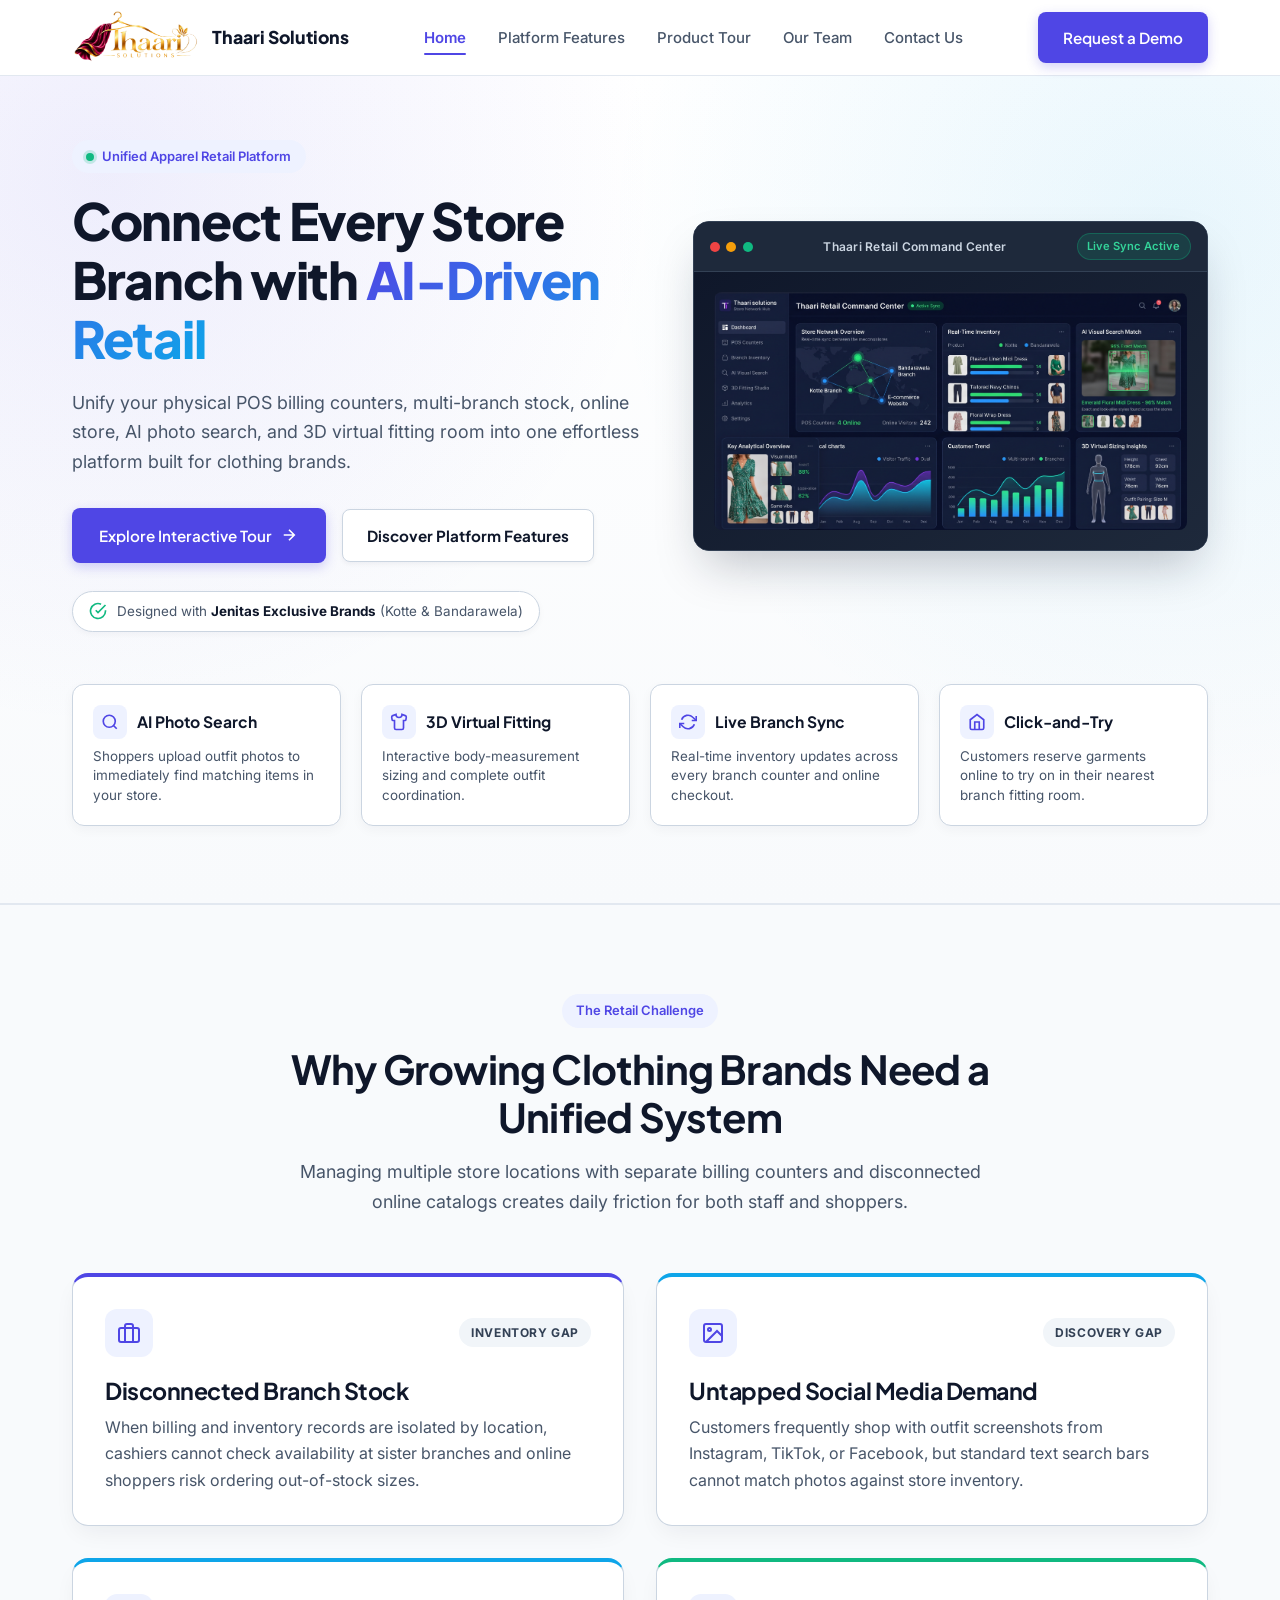
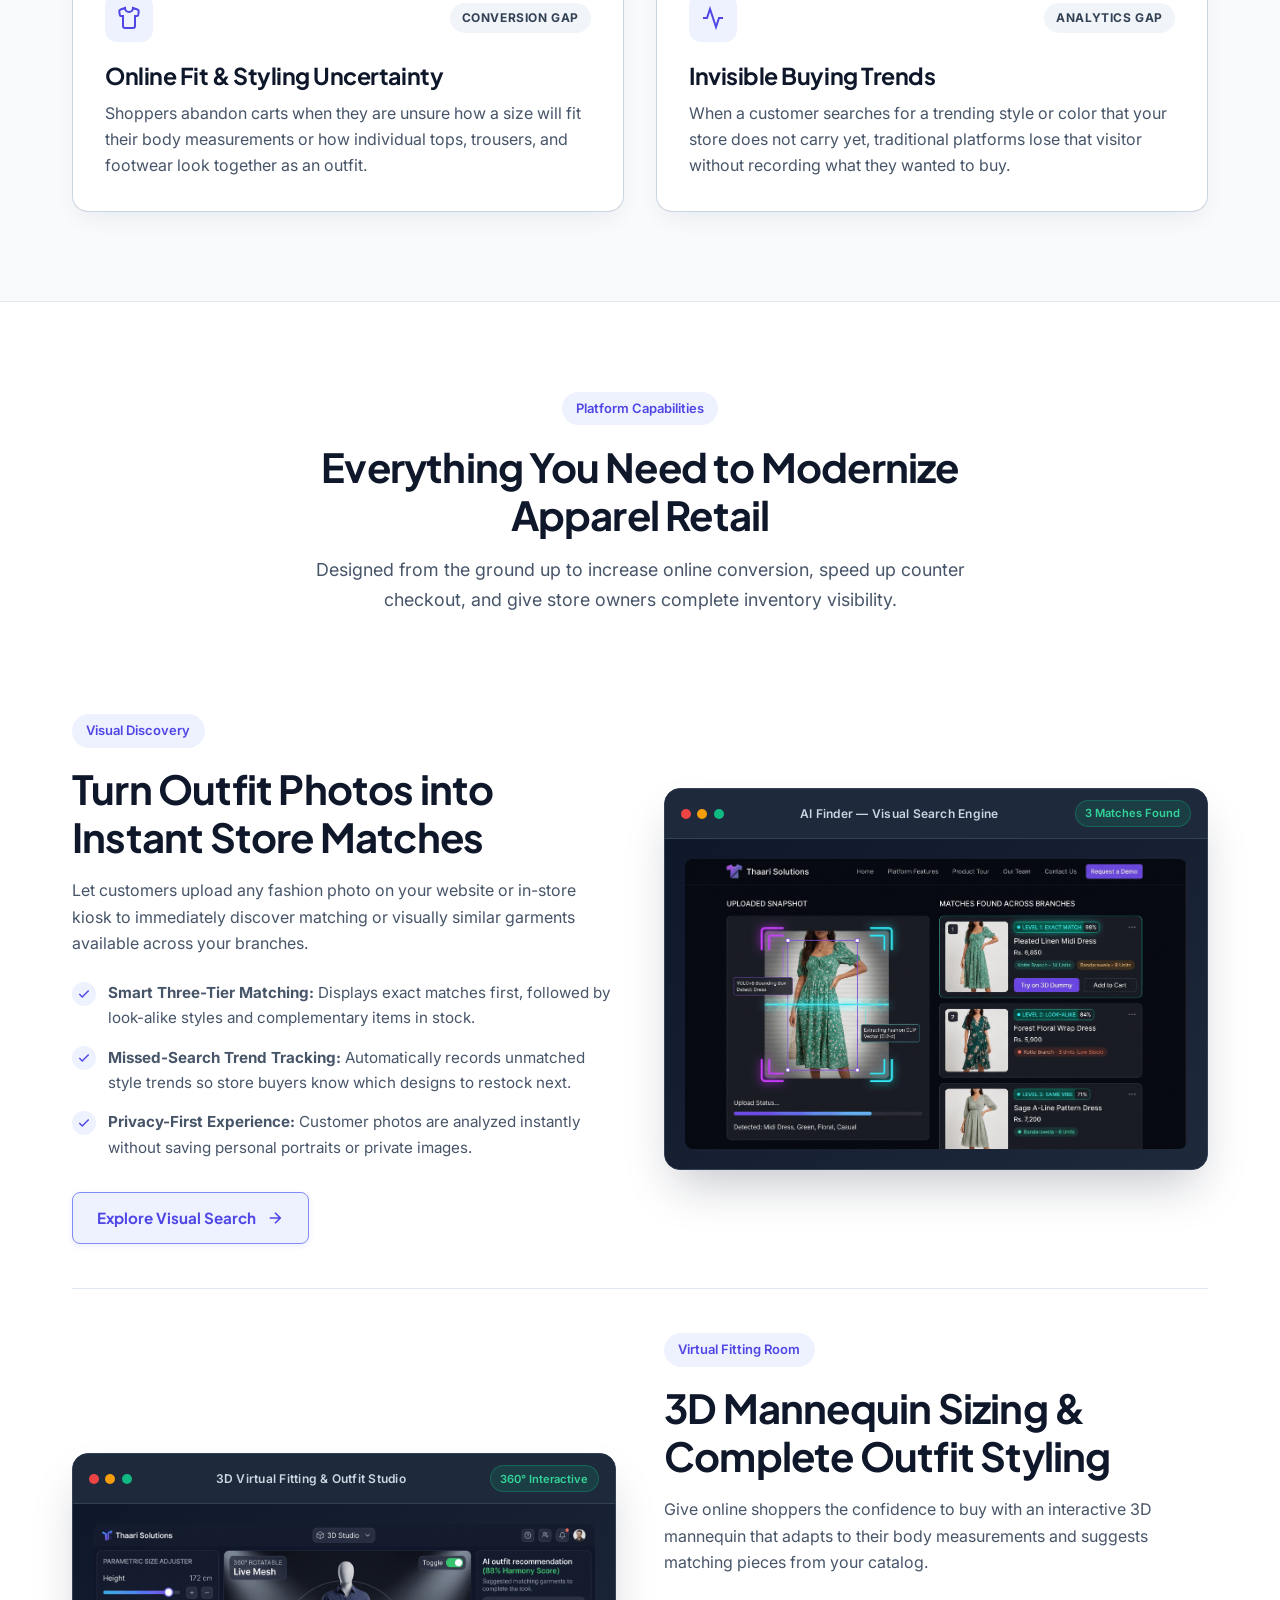
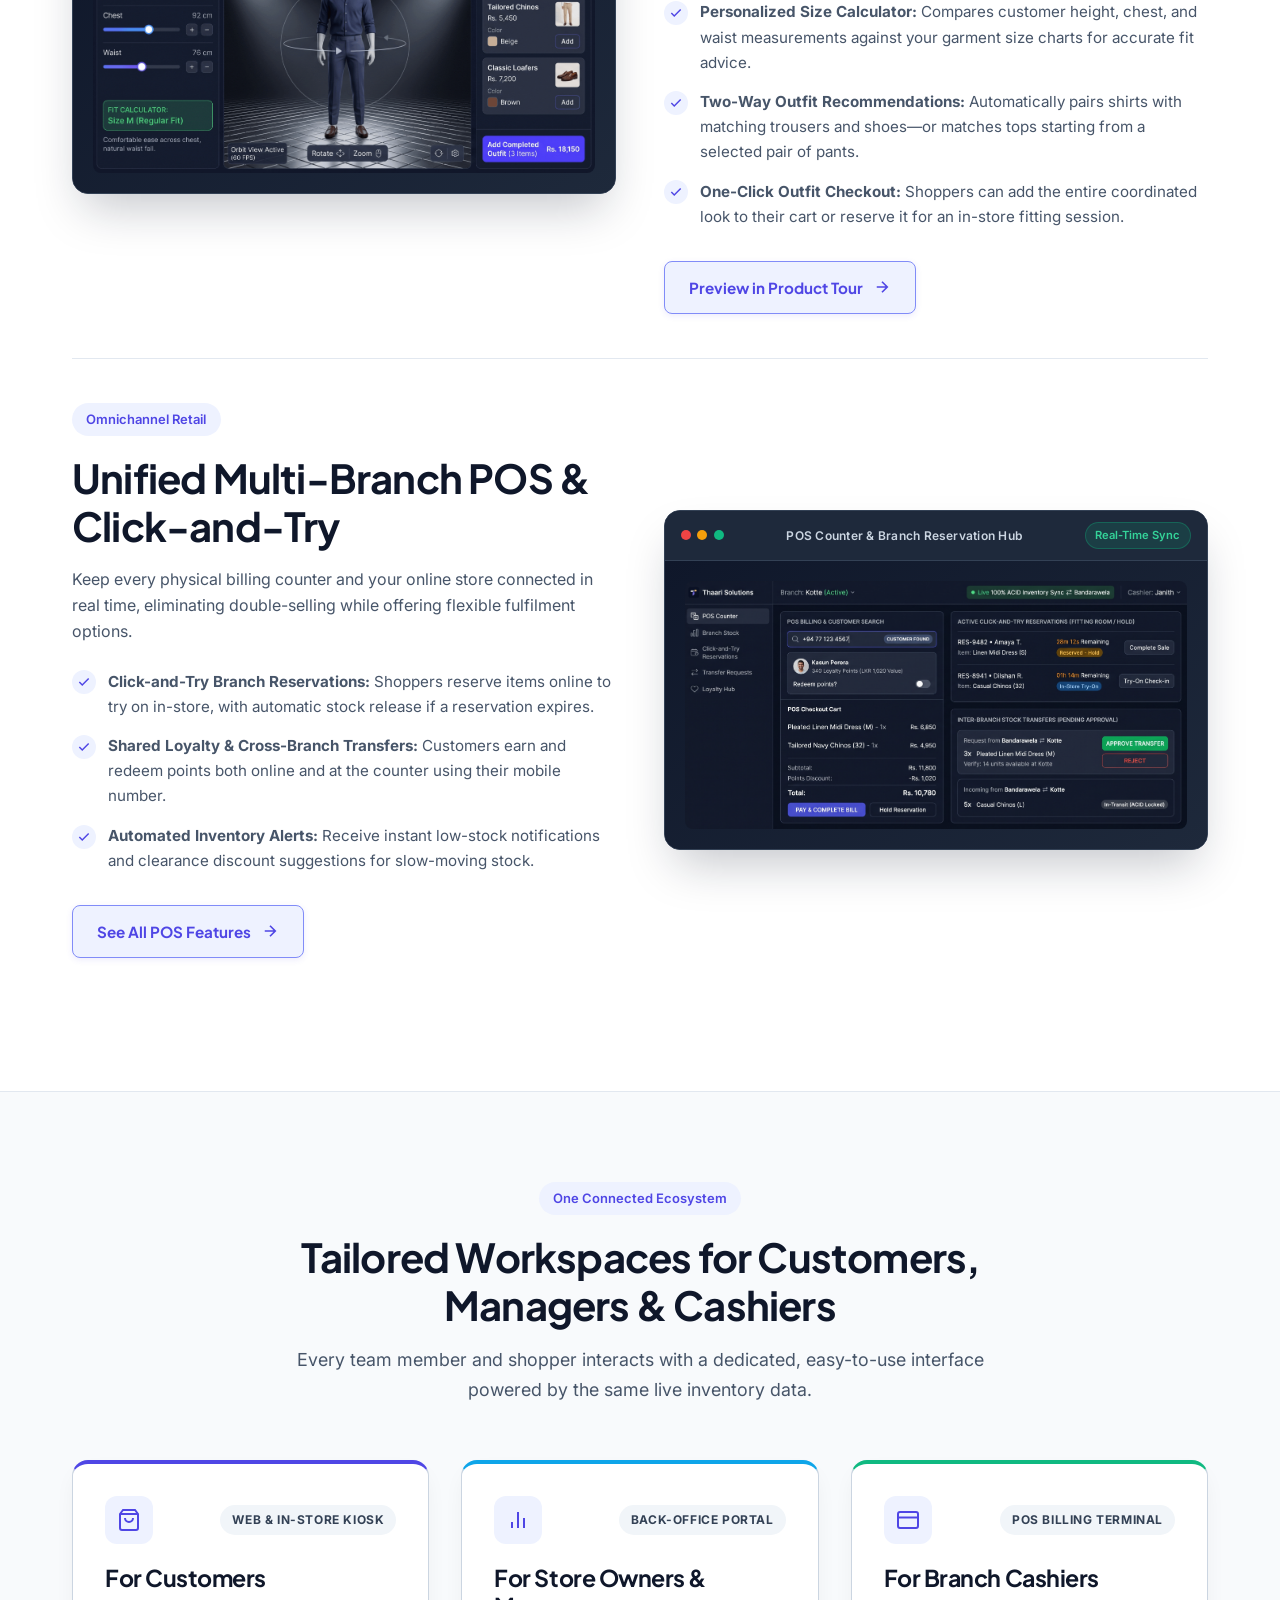
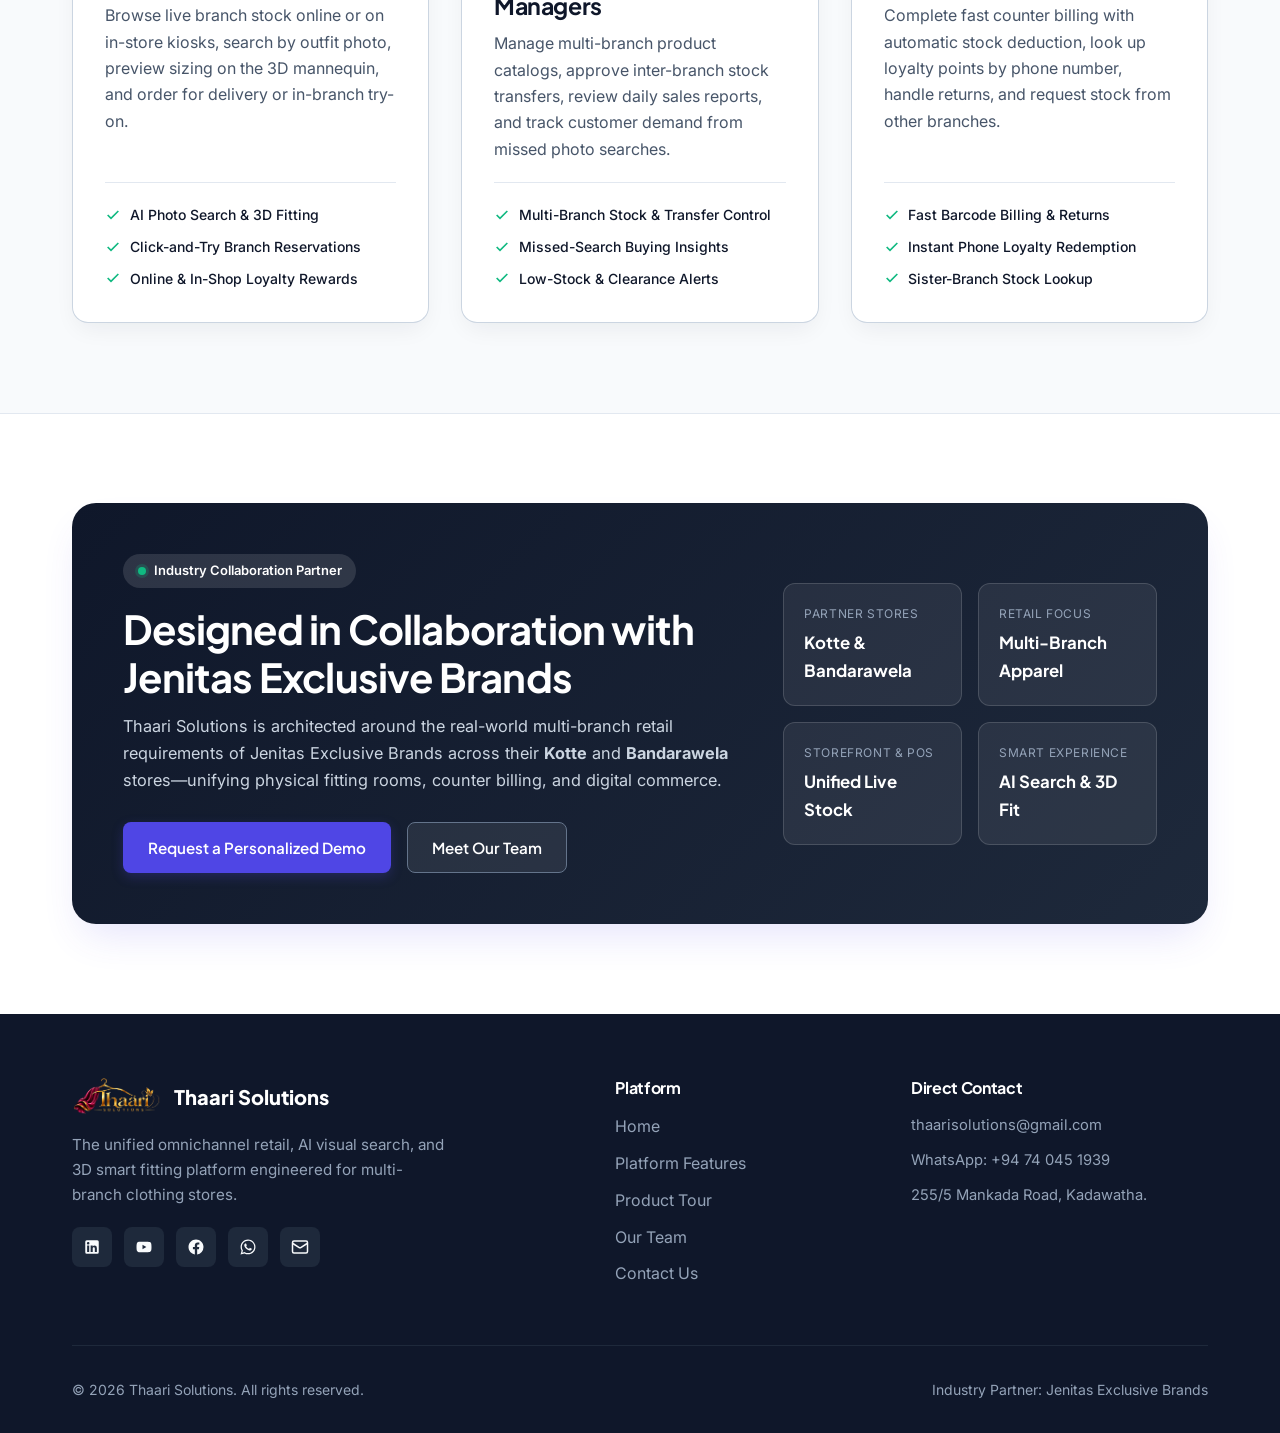
<file: index.html>
﻿<!DOCTYPE html>
<html lang="en">
<head>
  <meta charset="UTF-8" />
  <meta name="viewport" content="width=device-width, initial-scale=1.0" />
  <title>Thaari Solutions | Unified Retail, AI Visual Search &amp; 3D Fitting Platform</title>
  <!-- Primary SEO Meta Tags -->
  <meta name="description" content="Unify your physical POS billing counters, multi-branch stock, online store, AI photo search, and 3D virtual fitting room into one effortless platform built for clothing brands." />
  <link rel="canonical" href="https://thaarisolutions.com/" />

  <!-- Open Graph / Social Media Preview (WhatsApp, LinkedIn, Facebook) -->
  <meta property="og:type" content="website" />
  <meta property="og:site_name" content="Thaari Solutions" />
  <meta property="og:url" content="https://thaarisolutions.com/" />
  <meta property="og:title" content="Thaari Solutions | Unified Retail, AI Visual Search & 3D Fitting Platform" />
  <meta property="og:description" content="Unify physical POS counters, multi-branch stock, online store, AI photo search, and 3D virtual fitting room into one platform built for clothing brands." />
  <meta property="og:image" content="https://thaarisolutions.com/images/main/logo.png" />

  <!-- Twitter / X Card -->
  <meta name="twitter:card" content="summary" />
  <meta name="twitter:title" content="Thaari Solutions | Unified Retail, AI Visual Search & 3D Fitting Platform" />
  <meta name="twitter:description" content="Unify physical POS counters, multi-branch stock, online store, AI photo search, and 3D virtual fitting room into one platform built for clothing brands." />
  <meta name="twitter:image" content="https://thaarisolutions.com/images/main/logo.png" />

  <link rel="icon" type="image/png" href="images/main/favicon.png" />
  <link rel="stylesheet" href="global.css?v=2" />

  <!-- Page-specific styles -->
  <style>
    /* Action Buttons */
    .btn-action-outline {
      display: inline-flex;
      align-items: center;
      justify-content: center;
      gap: 0.6rem;
      padding: 0.8rem 1.5rem;
      border-radius: var(--radius-sm);
      font-family: var(--font-heading);
      font-size: 0.95rem;
      font-weight: 700;
      color: var(--color-primary);
      background-color: var(--color-primary-light);
      border: 1.5px solid #818CF8;
      box-shadow: 0 2px 6px rgba(79, 70, 229, 0.1);
      transition: all 0.25s cubic-bezier(0.4, 0, 0.2, 1);
      cursor: pointer;
    }

    .btn-action-outline svg {
      transition: transform 0.25s ease;
    }

    .btn-action-outline:hover {
      background-color: var(--color-primary);
      color: #FFFFFF;
      border-color: var(--color-primary);
      box-shadow: 0 8px 20px rgba(79, 70, 229, 0.28);
      transform: translateY(-2px);
    }

    .btn-action-outline:hover svg {
      transform: translateX(4px);
    }

    .btn-hero-secondary {
      display: inline-flex;
      align-items: center;
      justify-content: center;
      gap: 0.55rem;
      padding: 0.8rem 1.5rem;
      border-radius: var(--radius-sm);
      font-family: var(--font-heading);
      font-size: 0.95rem;
      font-weight: 700;
      color: var(--text-primary);
      background-color: #FFFFFF;
      border: 1.5px solid #CBD5E1;
      box-shadow: 0 2px 5px rgba(15, 23, 42, 0.05);
      transition: all 0.25s ease;
    }

    .btn-hero-secondary:hover {
      border-color: var(--color-primary);
      color: var(--color-primary);
      background-color: #F8FAFC;
      transform: translateY(-2px);
      box-shadow: 0 6px 16px rgba(15, 23, 42, 0.08);
    }

    /* Hero Section */
    .hero-section {
      position: relative;
      padding-top: clamp(2.75rem, 5vw, 4.5rem);
      padding-bottom: clamp(3.5rem, 6vw, 5.5rem);
      background:
        radial-gradient(circle at 8% 12%, rgba(79, 70, 229, 0.09) 0%, transparent 40%),
        radial-gradient(circle at 92% 18%, rgba(14, 165, 233, 0.09) 0%, transparent 42%),
        linear-gradient(180deg, #FFFFFF 0%, #F8FAFC 100%);
      border-bottom: 1px solid var(--border-light);
    }

    .hero-grid {
      display: grid;
      grid-template-columns: 1.05fr 0.95fr;
      gap: 3.25rem;
      align-items: center;
    }

    .hero-title {
      font-size: clamp(2.2rem, 4vw, 3.25rem);
      font-weight: 800;
      line-height: 1.15;
      letter-spacing: -0.025em;
      margin-bottom: 1.25rem;
      color: var(--text-primary);
    }

    .hero-actions {
      display: flex;
      flex-wrap: wrap;
      align-items: center;
      gap: 1rem;
      margin-top: 2rem;
    }

    .hero-partner-pill {
      display: inline-flex;
      align-items: center;
      gap: 0.65rem;
      margin-top: 1.75rem;
      padding: 0.55rem 1rem;
      background: #FFFFFF;
      border: 1px solid #CBD5E1;
      border-radius: var(--radius-pill);
      font-size: 0.84rem;
      color: var(--text-secondary);
      box-shadow: 0 2px 6px rgba(15, 23, 42, 0.04);
    }

    .hero-partner-pill strong {
      color: var(--text-primary);
    }

    /* Product UI Mockup Frames */
    .ui-window {
      background: #0F172A;
      border-radius: var(--radius-lg);
      border: 1px solid #334155;
      box-shadow: 0 24px 48px -12px rgba(15, 23, 42, 0.25);
      overflow: hidden;
      position: relative;
    }

    .ui-window-header {
      background: #1E293B;
      padding: 0.7rem 1rem;
      display: flex;
      align-items: center;
      justify-content: space-between;
      border-bottom: 1px solid #334155;
    }

    .ui-dots {
      display: flex;
      gap: 0.4rem;
    }

    .ui-dot {
      width: 10px;
      height: 10px;
      border-radius: 50%;
    }

    .ui-window-label {
      font-size: 0.75rem;
      font-weight: 600;
      color: #CBD5E1;
      letter-spacing: 0.02em;
    }

    .ui-status-tag {
      font-size: 0.7rem;
      font-weight: 600;
      padding: 0.2rem 0.6rem;
      border-radius: var(--radius-pill);
      background: rgba(16, 185, 129, 0.15);
      color: #34D399;
      border: 1px solid rgba(16, 185, 129, 0.3);
    }

    .ui-window-body {
      padding: 1.25rem;
      background: linear-gradient(145deg, #0F172A 0%, #1E293B 100%);
      color: #F8FAFC;
      position: relative;
    }

    /* Custom media override layer */
    .custom-media-img {
      width: 100%;
      height: auto;
      display: none;
      border-radius: var(--radius-sm);
    }

    /* Interactive UI preview widgets */
    .mockup-grid-2 {
      display: grid;
      grid-template-columns: 1fr 1fr;
      gap: 0.9rem;
    }

    .mockup-panel {
      background: rgba(30, 41, 59, 0.85);
      border: 1px solid #334155;
      border-radius: var(--radius-md);
      padding: 1rem;
    }

    .mockup-panel-header {
      display: flex;
      align-items: center;
      justify-content: space-between;
      font-size: 0.75rem;
      font-weight: 600;
      color: #94A3B8;
      margin-bottom: 0.75rem;
      text-transform: uppercase;
      letter-spacing: 0.04em;
    }

    .match-badge-green {
      background: rgba(16, 185, 129, 0.2);
      color: #34D399;
      padding: 0.15rem 0.5rem;
      border-radius: var(--radius-pill);
      font-size: 0.7rem;
      font-weight: 700;
    }

    .match-badge-blue {
      background: rgba(14, 165, 233, 0.2);
      color: #38BDF8;
      padding: 0.15rem 0.5rem;
      border-radius: var(--radius-pill);
      font-size: 0.7rem;
      font-weight: 700;
    }

    .stock-branch-row {
      margin-bottom: 0.65rem;
    }

    .stock-branch-row:last-child {
      margin-bottom: 0;
    }

    .stock-branch-top {
      display: flex;
      justify-content: space-between;
      font-size: 0.8rem;
      font-weight: 600;
      color: #E2E8F0;
      margin-bottom: 0.3rem;
    }

    .stock-bar-track {
      height: 7px;
      background: #0F172A;
      border-radius: var(--radius-pill);
      overflow: hidden;
    }

    .stock-bar-fill {
      height: 100%;
      border-radius: var(--radius-pill);
      background: linear-gradient(90deg, #4F46E5, #0EA5E9);
    }

    @keyframes pulseScan {
      0%, 100% { transform: translateY(0%); opacity: 0.4; }
      50% { transform: translateY(100%); opacity: 0.95; }
    }

    .scan-box {
      position: relative;
      background: #0F172A;
      border: 1px dashed #475569;
      border-radius: var(--radius-sm);
      padding: 0.9rem;
      display: flex;
      align-items: center;
      gap: 0.85rem;
      overflow: hidden;
    }

    .scan-beam {
      position: absolute;
      top: 0;
      left: 0;
      width: 100%;
      height: 2px;
      background: linear-gradient(90deg, transparent, #38BDF8, transparent);
      animation: pulseScan 3.2s ease-in-out infinite;
    }

    .garment-thumb {
      width: 46px;
      height: 46px;
      border-radius: var(--radius-sm);
      background: linear-gradient(135deg, #4F46E5, #0EA5E9);
      display: flex;
      align-items: center;
      justify-content: center;
      color: #FFFFFF;
      flex-shrink: 0;
    }

    /* Value Pillars Grid */
    .pillar-grid {
      margin-top: 3.25rem;
      display: grid;
      grid-template-columns: repeat(4, 1fr);
      gap: 1.25rem;
    }

    .pillar-card {
      background: #FFFFFF;
      border: 1px solid #CBD5E1;
      border-radius: var(--radius-md);
      padding: 1.25rem;
      box-shadow: 0 4px 12px rgba(15, 23, 42, 0.04);
      transition: transform 0.2s ease, border-color 0.2s ease;
    }

    .pillar-card:hover {
      transform: translateY(-3px);
      border-color: var(--color-primary);
    }

    .pillar-top {
      display: flex;
      align-items: center;
      gap: 0.65rem;
      margin-bottom: 0.45rem;
    }

    .pillar-icon {
      width: 34px;
      height: 34px;
      border-radius: var(--radius-sm);
      background: var(--color-primary-light);
      color: var(--color-primary);
      display: flex;
      align-items: center;
      justify-content: center;
      flex-shrink: 0;
    }

    .pillar-title {
      font-family: var(--font-heading);
      font-size: 0.98rem;
      font-weight: 700;
      color: var(--text-primary);
    }

    .pillar-desc {
      font-size: 0.84rem;
      color: var(--text-secondary);
      line-height: 1.45;
    }

    /* Feature & Role Cards */
    .elevated-card {
      background: #FFFFFF;
      border: 1px solid #CBD5E1;
      border-top: 4px solid var(--color-primary);
      border-radius: var(--radius-lg);
      padding: 2rem;
      box-shadow: 0 10px 24px -6px rgba(15, 23, 42, 0.07);
      transition: all 0.25s ease;
      display: flex;
      flex-direction: column;
      height: 100%;
    }

    .elevated-card:hover {
      transform: translateY(-5px);
      box-shadow: 0 18px 36px -8px rgba(79, 70, 229, 0.15);
      border-color: #818CF8;
      border-top-color: var(--color-primary);
    }

    .elevated-card.accent-cyan {
      border-top-color: var(--color-accent);
    }

    .elevated-card.accent-emerald {
      border-top-color: var(--color-success);
    }

    .card-top-row {
      display: flex;
      align-items: center;
      justify-content: space-between;
      margin-bottom: 1.25rem;
    }

    .card-role-tag {
      font-size: 0.75rem;
      font-weight: 700;
      text-transform: uppercase;
      letter-spacing: 0.05em;
      padding: 0.3rem 0.75rem;
      border-radius: var(--radius-pill);
      background: #F1F5F9;
      color: #334155;
    }

    .card-feature-list {
      margin-top: auto;
      padding-top: 1.25rem;
      border-top: 1px solid var(--border-light);
      display: grid;
      gap: 0.55rem;
    }

    .card-feature-list li {
      display: flex;
      align-items: center;
      gap: 0.55rem;
      font-size: 0.875rem;
      font-weight: 500;
      color: var(--text-primary);
    }

    .card-feature-list svg {
      color: var(--color-success);
      flex-shrink: 0;
    }

    /* Capability Showcase Sections */
    .showcase-row {
      padding-block: 2.75rem;
    }

    .showcase-row + .showcase-row {
      border-top: 1px solid var(--border-light);
    }

    .benefit-list {
      margin: 1.5rem 0 2rem;
      display: grid;
      gap: 0.9rem;
    }

    .benefit-list li {
      display: flex;
      align-items: flex-start;
      gap: 0.75rem;
      font-size: 0.95rem;
      color: var(--text-secondary);
    }

    .benefit-check {
      width: 24px;
      height: 24px;
      border-radius: 50%;
      background-color: var(--color-primary-light);
      color: var(--color-primary);
      display: flex;
      align-items: center;
      justify-content: center;
      flex-shrink: 0;
      margin-top: 0.1rem;
    }

    /* Partner Highlight Metrics */
    .pilot-meta-grid {
      display: grid;
      grid-template-columns: repeat(2, 1fr);
      gap: 1rem;
      width: 100%;
      max-width: 400px;
    }

    .pilot-stat-box {
      background: rgba(255, 255, 255, 0.07);
      border: 1px solid rgba(255, 255, 255, 0.15);
      border-radius: var(--radius-md);
      padding: 1.25rem;
      text-align: left;
    }

    .pilot-stat-label {
      font-size: 0.75rem;
      text-transform: uppercase;
      letter-spacing: 0.05em;
      color: #94A3B8;
      margin-bottom: 0.35rem;
    }

    .pilot-stat-value {
      font-family: var(--font-heading);
      font-size: 1.05rem;
      font-weight: 700;
      color: #FFFFFF;
    }

    /* Scroll Reveal Animations */
    .reveal-item {
      opacity: 0;
      transform: translateY(16px);
      transition: opacity 0.5s ease-out, transform 0.5s ease-out;
    }

    .reveal-item.visible {
      opacity: 1;
      transform: translateY(0);
    }

    /* Responsive Layout */
    @media (max-width: 992px) {
      .hero-grid {
        grid-template-columns: 1fr;
        gap: 2.5rem;
      }

      .pillar-grid {
        grid-template-columns: repeat(2, 1fr);
      }

      .pilot-meta-grid {
        max-width: 100%;
      }
    }

    @media (max-width: 576px) {
      .pillar-grid,
      .mockup-grid-2,
      .pilot-meta-grid {
        grid-template-columns: 1fr;
      }
    }
  </style>
</head>
<body>

  <div class="page-wrapper">

    <!-- Site Navigation -->
    <header class="navbar">
      <div class="container navbar-container">
        <a href="index.html" class="brand-logo">
          <img src="images/main/logo.png" alt="Thaari Solutions Logo" onerror="this.style.display='none'; this.nextElementSibling.style.display='flex';" />
          <span class="brand-logo-mark" style="display: none;">T</span>
          <span>Thaari Solutions</span>
        </a>

        <nav>
          <ul class="nav-links" id="navLinks">
            <li><a href="index.html" class="nav-link">Home</a></li>
            <li><a href="features.html" class="nav-link">Platform Features</a></li>
            <li><a href="tour.html" class="nav-link">Product Tour</a></li>
            <li><a href="team.html" class="nav-link">Our Team</a></li>
            <li><a href="contact.html" class="nav-link">Contact Us</a></li>
          </ul>
        </nav>

        <div class="nav-actions">
          <a href="contact.html" class="btn btn-primary">Request a Demo</a>
          <button class="mobile-menu-btn" id="mobileMenuBtn" aria-label="Toggle Menu">
            <svg width="22" height="22" viewBox="0 0 24 24" fill="none" stroke="currentColor" stroke-width="2">
              <line x1="3" y1="6" x2="21" y2="6"></line>
              <line x1="3" y1="12" x2="21" y2="12"></line>
              <line x1="3" y1="18" x2="21" y2="18"></line>
            </svg>
          </button>
        </div>
      </div>
    </header>

    <!-- Main Content -->
    <main>

      <!-- Hero Section -->
      <section class="hero-section">
        <div class="container">
          <div class="hero-grid">
            <!-- Value Proposition -->
            <div>
              <span class="badge badge-live">Unified Apparel Retail Platform</span>
              <h1 class="hero-title">
                Connect Every Store Branch with <span class="text-gradient">AI-Driven Retail</span>
              </h1>
              <p class="text-lead">
                Unify your physical POS billing counters, multi-branch stock, online store, AI photo search, and 3D virtual fitting room into one effortless platform built for clothing brands.
              </p>

              <div class="hero-actions">
                <a href="tour.html" class="btn btn-primary" style="padding: 0.85rem 1.65rem;">
                  Explore Interactive Tour
                  <svg width="18" height="18" viewBox="0 0 24 24" fill="none" stroke="currentColor" stroke-width="2.2">
                    <path d="M5 12h14M12 5l7 7-7 7"/>
                  </svg>
                </a>
                <a href="features.html" class="btn-hero-secondary">
                  Discover Platform Features
                </a>
              </div>

              <div class="hero-partner-pill">
                <svg width="18" height="18" viewBox="0 0 24 24" fill="none" stroke="#10B981" stroke-width="2.2">
                  <path d="M22 11.08V12a10 10 0 1 1-5.93-9.14"/>
                  <polyline points="22 4 12 14.01 9 11.01"/>
                </svg>
                <span>Designed with <strong id="heroPilotPartner">Jenitas Exclusive Brands</strong> (Kotte &amp; Bandarawela)</span>
              </div>
            </div>

            <!-- Command Center UI Preview -->
            <div class="ui-window">
              <div class="ui-window-header">
                <div class="ui-dots">
                  <span class="ui-dot" style="background: #EF4444;"></span>
                  <span class="ui-dot" style="background: #F59E0B;"></span>
                  <span class="ui-dot" style="background: #10B981;"></span>
                </div>
                <span class="ui-window-label">Thaari Retail Command Center</span>
                <span class="ui-status-tag">Live Sync Active</span>
              </div>

              <div class="ui-window-body">
                <!-- Media override with built-in UI fallback -->
                <img
                  src="images/home/hero-dashboard.png"
                  alt="Thaari Solutions Command Center"
                  class="custom-media-img"
                  onload="this.style.display='block'; this.nextElementSibling.style.display='none';"
                  onerror="this.style.display='none';"
                />

                <div>
                  <div class="mockup-panel" style="margin-bottom: 0.9rem;">
                    <div class="mockup-panel-header">
                      <span>AI Visual Search Match</span>
                      <span class="match-badge-green">96% Exact Match</span>
                    </div>
                    <div class="scan-box">
                      <div class="scan-beam"></div>
                      <div class="garment-thumb">
                        <svg width="24" height="24" viewBox="0 0 24 24" fill="none" stroke="currentColor" stroke-width="2">
                          <path d="M20.38 3.46L16 2a4 4 0 0 1-8 0L3.62 3.46a2 2 0 0 0-1.34 2.23l.58 3.47a1 1 0 0 0 .99.84H6v10c0 1.1.9 2 2 2h8a2 2 0 0 0 2-2V10h2.15a1 1 0 0 0 .99-.84l.58-3.47a2 2 0 0 0-1.34-2.23z"/>
                        </svg>
                      </div>
                      <div style="flex: 1;">
                        <div style="font-weight: 700; font-size: 0.9rem; color: #FFFFFF;">Pleated Linen Midi Dress</div>
                        <div style="font-size: 0.78rem; color: #94A3B8;">Matched from customer social screenshot &bull; Rs. 6,850</div>
                      </div>
                    </div>
                  </div>

                  <div class="mockup-grid-2">
                    <div class="mockup-panel">
                      <div class="mockup-panel-header">
                        <span>Multi-Branch Stock</span>
                      </div>
                      <div class="stock-branch-row">
                        <div class="stock-branch-top">
                          <span>Kotte Branch</span>
                          <span style="color: #34D399;">14 Units</span>
                        </div>
                        <div class="stock-bar-track">
                          <div class="stock-bar-fill" style="width: 82%;"></div>
                        </div>
                      </div>
                      <div class="stock-branch-row">
                        <div class="stock-branch-top">
                          <span>Bandarawela</span>
                          <span style="color: #38BDF8;">9 Units</span>
                        </div>
                        <div class="stock-bar-track">
                          <div class="stock-bar-fill" style="width: 60%;"></div>
                        </div>
                      </div>
                    </div>

                    <div class="mockup-panel">
                      <div class="mockup-panel-header">
                        <span>3D Smart Fitting</span>
                        <span class="match-badge-blue">Size M</span>
                      </div>
                      <div style="font-size: 0.82rem; color: #E2E8F0; font-weight: 600; margin-bottom: 0.35rem;">
                        Regular Fit Recommended
                      </div>
                      <div style="font-size: 0.75rem; color: #94A3B8; line-height: 1.45;">
                        Comfortably fits 92 cm chest &amp; 76 cm waist. 3 matching outfit items available.
                      </div>
                    </div>
                  </div>
                </div>
              </div>
            </div>
          </div>

          <!-- Core Value Pillars -->
          <div class="pillar-grid">
            <div class="pillar-card">
              <div class="pillar-top">
                <div class="pillar-icon">
                  <svg width="18" height="18" viewBox="0 0 24 24" fill="none" stroke="currentColor" stroke-width="2.2">
                    <circle cx="11" cy="11" r="8"></circle>
                    <line x1="21" y1="21" x2="16.65" y2="16.65"></line>
                  </svg>
                </div>
                <span class="pillar-title">AI Photo Search</span>
              </div>
              <p class="pillar-desc">Shoppers upload outfit photos to immediately find matching items in your store.</p>
            </div>

            <div class="pillar-card">
              <div class="pillar-top">
                <div class="pillar-icon">
                  <svg width="18" height="18" viewBox="0 0 24 24" fill="none" stroke="currentColor" stroke-width="2.2">
                    <path d="M20.38 3.46L16 2a4 4 0 0 1-8 0L3.62 3.46a2 2 0 0 0-1.34 2.23l.58 3.47a1 1 0 0 0 .99.84H6v10c0 1.1.9 2 2 2h8a2 2 0 0 0 2-2V10h2.15a1 1 0 0 0 .99-.84l.58-3.47a2 2 0 0 0-1.34-2.23z"/>
                  </svg>
                </div>
                <span class="pillar-title">3D Virtual Fitting</span>
              </div>
              <p class="pillar-desc">Interactive body-measurement sizing and complete outfit coordination.</p>
            </div>

            <div class="pillar-card">
              <div class="pillar-top">
                <div class="pillar-icon">
                  <svg width="18" height="18" viewBox="0 0 24 24" fill="none" stroke="currentColor" stroke-width="2.2">
                    <polyline points="23 4 23 10 17 10"></polyline>
                    <polyline points="1 20 1 14 7 14"></polyline>
                    <path d="M3.51 9a9 9 0 0 1 14.85-3.36L23 10M1 14l4.64 4.36A9 9 0 0 0 20.49 15"></path>
                  </svg>
                </div>
                <span class="pillar-title">Live Branch Sync</span>
              </div>
              <p class="pillar-desc">Real-time inventory updates across every branch counter and online checkout.</p>
            </div>

            <div class="pillar-card">
              <div class="pillar-top">
                <div class="pillar-icon">
                  <svg width="18" height="18" viewBox="0 0 24 24" fill="none" stroke="currentColor" stroke-width="2.2">
                    <path d="M3 9l9-7 9 7v11a2 2 0 0 1-2 2H5a2 2 0 0 1-2-2z"></path>
                    <polyline points="9 22 9 12 15 12 15 22"></polyline>
                  </svg>
                </div>
                <span class="pillar-title">Click-and-Try</span>
              </div>
              <p class="pillar-desc">Customers reserve garments online to try on in their nearest branch fitting room.</p>
            </div>
          </div>
        </div>
      </section>

      <!-- Retail Challenges Section -->
      <section class="section section-subtle">
        <div class="container">
          <div class="section-header reveal-item">
            <span class="badge">The Retail Challenge</span>
            <h2 class="heading-lg">Why Growing Clothing Brands Need a Unified System</h2>
            <p class="text-lead">
              Managing multiple store locations with separate billing counters and disconnected online catalogs creates daily friction for both staff and shoppers.
            </p>
          </div>

          <div class="grid-2 reveal-item" style="gap: 2rem;">
            <div class="elevated-card">
              <div class="card-top-row">
                <div class="icon-box" style="margin-bottom: 0;">
                  <svg width="24" height="24" viewBox="0 0 24 24" fill="none" stroke="currentColor" stroke-width="2">
                    <rect x="2" y="7" width="20" height="14" rx="2" ry="2"></rect>
                    <path d="M16 21V5a2 2 0 0 0-2-2h-4a2 2 0 0 0-2 2v16"></path>
                  </svg>
                </div>
                <span class="card-role-tag">Inventory Gap</span>
              </div>
              <h3 class="heading-md" style="margin-bottom: 0.6rem;">Disconnected Branch Stock</h3>
              <p>
                When billing and inventory records are isolated by location, cashiers cannot check availability at sister branches and online shoppers risk ordering out-of-stock sizes.
              </p>
            </div>

            <div class="elevated-card accent-cyan">
              <div class="card-top-row">
                <div class="icon-box" style="margin-bottom: 0;">
                  <svg width="24" height="24" viewBox="0 0 24 24" fill="none" stroke="currentColor" stroke-width="2">
                    <rect x="3" y="3" width="18" height="18" rx="2" ry="2"></rect>
                    <circle cx="8.5" cy="8.5" r="1.5"></circle>
                    <polyline points="21 15 16 10 5 21"></polyline>
                  </svg>
                </div>
                <span class="card-role-tag">Discovery Gap</span>
              </div>
              <h3 class="heading-md" style="margin-bottom: 0.6rem;">Untapped Social Media Demand</h3>
              <p>
                Customers frequently shop with outfit screenshots from Instagram, TikTok, or Facebook, but standard text search bars cannot match photos against store inventory.
              </p>
            </div>

            <div class="elevated-card accent-cyan">
              <div class="card-top-row">
                <div class="icon-box" style="margin-bottom: 0;">
                  <svg width="24" height="24" viewBox="0 0 24 24" fill="none" stroke="currentColor" stroke-width="2">
                    <path d="M20.38 3.46L16 2a4 4 0 0 1-8 0L3.62 3.46a2 2 0 0 0-1.34 2.23l.58 3.47a1 1 0 0 0 .99.84H6v10c0 1.1.9 2 2 2h8a2 2 0 0 0 2-2V10h2.15a1 1 0 0 0 .99-.84l.58-3.47a2 2 0 0 0-1.34-2.23z"/>
                  </svg>
                </div>
                <span class="card-role-tag">Conversion Gap</span>
              </div>
              <h3 class="heading-md" style="margin-bottom: 0.6rem;">Online Fit &amp; Styling Uncertainty</h3>
              <p>
                Shoppers abandon carts when they are unsure how a size will fit their body measurements or how individual tops, trousers, and footwear look together as an outfit.
              </p>
            </div>

            <div class="elevated-card accent-emerald">
              <div class="card-top-row">
                <div class="icon-box" style="margin-bottom: 0;">
                  <svg width="24" height="24" viewBox="0 0 24 24" fill="none" stroke="currentColor" stroke-width="2">
                    <polyline points="22 12 18 12 15 21 9 3 6 12 2 12"></polyline>
                  </svg>
                </div>
                <span class="card-role-tag">Analytics Gap</span>
              </div>
              <h3 class="heading-md" style="margin-bottom: 0.6rem;">Invisible Buying Trends</h3>
              <p>
                When a customer searches for a trending style or color that your store does not carry yet, traditional platforms lose that visitor without recording what they wanted to buy.
              </p>
            </div>
          </div>
        </div>
      </section>

      <!-- Platform Capabilities Section -->
      <section class="section">
        <div class="container">
          <div class="section-header reveal-item">
            <span class="badge">Platform Capabilities</span>
            <h2 class="heading-lg">Everything You Need to Modernize Apparel Retail</h2>
            <p class="text-lead">
              Designed from the ground up to increase online conversion, speed up counter checkout, and give store owners complete inventory visibility.
            </p>
          </div>

          <!-- Capability: AI Visual Search -->
          <div class="grid-2 showcase-row reveal-item">
            <div>
              <span class="badge">Visual Discovery</span>
              <h3 class="heading-lg" style="margin-bottom: 1rem;">Turn Outfit Photos into Instant Store Matches</h3>
              <p>
                Let customers upload any fashion photo on your website or in-store kiosk to immediately discover matching or visually similar garments available across your branches.
              </p>

              <ul class="benefit-list">
                <li>
                  <span class="benefit-check">
                    <svg width="14" height="14" viewBox="0 0 24 24" fill="none" stroke="currentColor" stroke-width="2.5"><polyline points="20 6 9 17 4 12"/></svg>
                  </span>
                  <span><strong>Smart Three-Tier Matching:</strong> Displays exact matches first, followed by look-alike styles and complementary items in stock.</span>
                </li>
                <li>
                  <span class="benefit-check">
                    <svg width="14" height="14" viewBox="0 0 24 24" fill="none" stroke="currentColor" stroke-width="2.5"><polyline points="20 6 9 17 4 12"/></svg>
                  </span>
                  <span><strong>Missed-Search Trend Tracking:</strong> Automatically records unmatched style trends so store buyers know which designs to restock next.</span>
                </li>
                <li>
                  <span class="benefit-check">
                    <svg width="14" height="14" viewBox="0 0 24 24" fill="none" stroke="currentColor" stroke-width="2.5"><polyline points="20 6 9 17 4 12"/></svg>
                  </span>
                  <span><strong>Privacy-First Experience:</strong> Customer photos are analyzed instantly without saving personal portraits or private images.</span>
                </li>
              </ul>

              <a href="features.html" class="btn-action-outline">
                <span>Explore Visual Search</span>
                <svg width="18" height="18" viewBox="0 0 24 24" fill="none" stroke="currentColor" stroke-width="2.2">
                  <path d="M5 12h14M12 5l7 7-7 7"/>
                </svg>
              </a>
            </div>

            <div class="ui-window">
              <div class="ui-window-header">
                <div class="ui-dots">
                  <span class="ui-dot" style="background: #EF4444;"></span>
                  <span class="ui-dot" style="background: #F59E0B;"></span>
                  <span class="ui-dot" style="background: #10B981;"></span>
                </div>
                <span class="ui-window-label">AI Finder — Visual Search Engine</span>
                <span class="ui-status-tag">3 Matches Found</span>
              </div>
              <div class="ui-window-body">
                <img
                  src="images/home/ai-finder-preview.gif"
                  alt="AI Visual Search"
                  class="custom-media-img"
                  onload="this.style.display='block'; this.nextElementSibling.style.display='none';"
                  onerror="this.style.display='none';"
                />
                <div>
                  <div class="mockup-panel" style="margin-bottom: 0.75rem;">
                    <div class="mockup-panel-header">
                      <span>1. Uploaded Customer Screenshot</span>
                      <span style="color: #38BDF8;">Privacy Protected</span>
                    </div>
                    <div class="scan-box">
                      <div class="scan-beam"></div>
                      <div class="garment-thumb">
                        <svg width="22" height="22" viewBox="0 0 24 24" fill="none" stroke="currentColor" stroke-width="2">
                          <circle cx="11" cy="11" r="8"></circle>
                          <line x1="21" y1="21" x2="16.65" y2="16.65"></line>
                        </svg>
                      </div>
                      <div>
                        <div style="font-size: 0.85rem; font-weight: 700; color: #FFFFFF;">Detected: Floral Wrap Midi Dress</div>
                        <div style="font-size: 0.75rem; color: #94A3B8;">Attributes: Emerald Floral &bull; V-Neck &bull; Casual</div>
                      </div>
                    </div>
                  </div>

                  <div class="mockup-grid-2">
                    <div class="mockup-panel">
                      <div class="mockup-panel-header">
                        <span>Level 1: Exact</span>
                        <span class="match-badge-green">94%</span>
                      </div>
                      <div style="font-size: 0.85rem; font-weight: 700; color: #FFFFFF;">Emerald Wrap Dress</div>
                      <div style="font-size: 0.75rem; color: #34D399; margin-top: 0.25rem;">In Stock: Kotte &amp; Bandarawela</div>
                    </div>
                    <div class="mockup-panel">
                      <div class="mockup-panel-header">
                        <span>Level 2: Similar</span>
                        <span class="match-badge-blue">83%</span>
                      </div>
                      <div style="font-size: 0.85rem; font-weight: 700; color: #FFFFFF;">Teal Botanical Midi</div>
                      <div style="font-size: 0.75rem; color: #38BDF8; margin-top: 0.25rem;">In Stock: Kotte Branch</div>
                    </div>
                  </div>
                </div>
              </div>
            </div>
          </div>

          <!-- Capability: 3D Virtual Fitting & Outfit Styling -->
          <div class="grid-2 showcase-row reveal-item">
            <div class="ui-window">
              <div class="ui-window-header">
                <div class="ui-dots">
                  <span class="ui-dot" style="background: #EF4444;"></span>
                  <span class="ui-dot" style="background: #F59E0B;"></span>
                  <span class="ui-dot" style="background: #10B981;"></span>
                </div>
                <span class="ui-window-label">3D Virtual Fitting &amp; Outfit Studio</span>
                <span class="ui-status-tag">360&deg; Interactive</span>
              </div>
              <div class="ui-window-body">
                <img
                  src="images/home/3d-fitting-preview.gif"
                  alt="3D Virtual Mannequin Studio"
                  class="custom-media-img"
                  onload="this.style.display='block'; this.nextElementSibling.style.display='none';"
                  onerror="this.style.display='none';"
                />
                <div>
                  <div class="mockup-grid-2" style="margin-bottom: 0.8rem;">
                    <div class="mockup-panel">
                      <div class="mockup-panel-header"><span>Body Measurements</span></div>
                      <div class="stock-branch-row">
                        <div class="stock-branch-top"><span>Height</span><span>170 cm</span></div>
                        <div class="stock-bar-track"><div class="stock-bar-fill" style="width: 72%;"></div></div>
                      </div>
                      <div class="stock-branch-row">
                        <div class="stock-branch-top"><span>Chest</span><span>96 cm</span></div>
                        <div class="stock-bar-track"><div class="stock-bar-fill" style="width: 65%;"></div></div>
                      </div>
                      <div class="stock-branch-row">
                        <div class="stock-branch-top"><span>Waist</span><span>80 cm</span></div>
                        <div class="stock-bar-track"><div class="stock-bar-fill" style="width: 58%;"></div></div>
                      </div>
                    </div>

                    <div class="mockup-panel" style="display: flex; flex-direction: column; justify-content: space-between;">
                      <div class="mockup-panel-header">
                        <span>Size Advice</span>
                        <span class="match-badge-green">Size L</span>
                      </div>
                      <div style="font-size: 0.85rem; font-weight: 700; color: #FFFFFF;">
                        Comfortable Regular Fit
                      </div>
                      <div style="font-size: 0.75rem; color: #94A3B8; line-height: 1.4;">
                        +4 cm chest ease allowance. Ideal drape across shoulders and waist.
                      </div>
                    </div>
                  </div>

                  <div class="mockup-panel">
                    <div class="mockup-panel-header">
                      <span>AI Complete Outfit Recommendation</span>
                      <span class="match-badge-blue">92% Style Harmony</span>
                    </div>
                    <div style="font-size: 0.8rem; color: #E2E8F0;">
                      Paired With: <strong>Tailored Navy Chino Trousers</strong> + <strong>Tan Leather Loafers</strong>
                    </div>
                  </div>
                </div>
              </div>
            </div>

            <div>
              <span class="badge">Virtual Fitting Room</span>
              <h3 class="heading-lg" style="margin-bottom: 1rem;">3D Mannequin Sizing &amp; Complete Outfit Styling</h3>
              <p>
                Give online shoppers the confidence to buy with an interactive 3D mannequin that adapts to their body measurements and suggests matching pieces from your catalog.
              </p>

              <ul class="benefit-list">
                <li>
                  <span class="benefit-check">
                    <svg width="14" height="14" viewBox="0 0 24 24" fill="none" stroke="currentColor" stroke-width="2.5"><polyline points="20 6 9 17 4 12"/></svg>
                  </span>
                  <span><strong>Personalized Size Calculator:</strong> Compares customer height, chest, and waist measurements against your garment size charts for accurate fit advice.</span>
                </li>
                <li>
                  <span class="benefit-check">
                    <svg width="14" height="14" viewBox="0 0 24 24" fill="none" stroke="currentColor" stroke-width="2.5"><polyline points="20 6 9 17 4 12"/></svg>
                  </span>
                  <span><strong>Two-Way Outfit Recommendations:</strong> Automatically pairs shirts with matching trousers and shoes—or matches tops starting from a selected pair of pants.</span>
                </li>
                <li>
                  <span class="benefit-check">
                    <svg width="14" height="14" viewBox="0 0 24 24" fill="none" stroke="currentColor" stroke-width="2.5"><polyline points="20 6 9 17 4 12"/></svg>
                  </span>
                  <span><strong>One-Click Outfit Checkout:</strong> Shoppers can add the entire coordinated look to their cart or reserve it for an in-store fitting session.</span>
                </li>
              </ul>

              <a href="tour.html" class="btn-action-outline">
                <span>Preview in Product Tour</span>
                <svg width="18" height="18" viewBox="0 0 24 24" fill="none" stroke="currentColor" stroke-width="2.2">
                  <path d="M5 12h14M12 5l7 7-7 7"/>
                </svg>
              </a>
            </div>
          </div>

          <!-- Capability: Multi-Branch POS & Click-and-Try -->
          <div class="grid-2 showcase-row reveal-item">
            <div>
              <span class="badge">Omnichannel Retail</span>
              <h3 class="heading-lg" style="margin-bottom: 1rem;">Unified Multi-Branch POS &amp; Click-and-Try</h3>
              <p>
                Keep every physical billing counter and your online store connected in real time, eliminating double-selling while offering flexible fulfilment options.
              </p>

              <ul class="benefit-list">
                <li>
                  <span class="benefit-check">
                    <svg width="14" height="14" viewBox="0 0 24 24" fill="none" stroke="currentColor" stroke-width="2.5"><polyline points="20 6 9 17 4 12"/></svg>
                  </span>
                  <span><strong>Click-and-Try Branch Reservations:</strong> Shoppers reserve items online to try on in-store, with automatic stock release if a reservation expires.</span>
                </li>
                <li>
                  <span class="benefit-check">
                    <svg width="14" height="14" viewBox="0 0 24 24" fill="none" stroke="currentColor" stroke-width="2.5"><polyline points="20 6 9 17 4 12"/></svg>
                  </span>
                  <span><strong>Shared Loyalty &amp; Cross-Branch Transfers:</strong> Customers earn and redeem points both online and at the counter using their mobile number.</span>
                </li>
                <li>
                  <span class="benefit-check">
                    <svg width="14" height="14" viewBox="0 0 24 24" fill="none" stroke="currentColor" stroke-width="2.5"><polyline points="20 6 9 17 4 12"/></svg>
                  </span>
                  <span><strong>Automated Inventory Alerts:</strong> Receive instant low-stock notifications and clearance discount suggestions for slow-moving stock.</span>
                </li>
              </ul>

              <a href="features.html" class="btn-action-outline">
                <span>See All POS Features</span>
                <svg width="18" height="18" viewBox="0 0 24 24" fill="none" stroke="currentColor" stroke-width="2.2">
                  <path d="M5 12h14M12 5l7 7-7 7"/>
                </svg>
              </a>
            </div>

            <div class="ui-window">
              <div class="ui-window-header">
                <div class="ui-dots">
                  <span class="ui-dot" style="background: #EF4444;"></span>
                  <span class="ui-dot" style="background: #F59E0B;"></span>
                  <span class="ui-dot" style="background: #10B981;"></span>
                </div>
                <span class="ui-window-label">POS Counter &amp; Branch Reservation Hub</span>
                <span class="ui-status-tag">Real-Time Sync</span>
              </div>
              <div class="ui-window-body">
                <img
                  src="images/home/pos-inventory-preview.png"
                  alt="Multi-Branch POS Sync"
                  class="custom-media-img"
                  onload="this.style.display='block'; this.nextElementSibling.style.display='none';"
                  onerror="this.style.display='none';"
                />
                <div>
                  <div class="mockup-panel" style="margin-bottom: 0.8rem;">
                    <div class="mockup-panel-header">
                      <span>Active Click-and-Try Reservation</span>
                      <span class="match-badge-green">Hold Active</span>
                    </div>
                    <div style="display: flex; justify-content: space-between; align-items: center;">
                      <div>
                        <div style="font-size: 0.88rem; font-weight: 700; color: #FFFFFF;">Order #TR-4092 &bull; Kotte Fitting Room</div>
                        <div style="font-size: 0.76rem; color: #94A3B8;">1x Linen Blazer (Size M) reserved for Customer Try-On</div>
                      </div>
                      <span class="match-badge-blue">03h 42m left</span>
                    </div>
                  </div>

                  <div class="mockup-grid-2">
                    <div class="mockup-panel">
                      <div class="mockup-panel-header"><span>Loyalty Lookup</span></div>
                      <div style="font-size: 0.85rem; font-weight: 700; color: #FFFFFF;">+480 Loyalty Points</div>
                      <div style="font-size: 0.74rem; color: #34D399; margin-top: 0.2rem;">Verified via Mobile Number</div>
                    </div>
                    <div class="mockup-panel">
                      <div class="mockup-panel-header"><span>Branch Transfer</span></div>
                      <div style="font-size: 0.85rem; font-weight: 700; color: #FFFFFF;">Bandarawela &rarr; Kotte</div>
                      <div style="font-size: 0.74rem; color: #38BDF8; margin-top: 0.2rem;">2 Units Approved</div>
                    </div>
                  </div>
                </div>
              </div>
            </div>
          </div>

        </div>
      </section>

      <!-- Role-Based Workspaces Section -->
      <section class="section section-subtle">
        <div class="container">
          <div class="section-header reveal-item">
            <span class="badge">One Connected Ecosystem</span>
            <h2 class="heading-lg">Tailored Workspaces for Customers, Managers &amp; Cashiers</h2>
            <p class="text-lead">
              Every team member and shopper interacts with a dedicated, easy-to-use interface powered by the same live inventory data.
            </p>
          </div>

          <div class="grid-3 reveal-item">
            <!-- Role: Customers -->
            <div class="elevated-card">
              <div class="card-top-row">
                <div class="icon-box" style="margin-bottom: 0;">
                  <svg width="24" height="24" viewBox="0 0 24 24" fill="none" stroke="currentColor" stroke-width="2">
                    <path d="M6 2L3 6v14a2 2 0 0 0 2 2h14a2 2 0 0 0 2-2V6l-3-4z"></path>
                    <line x1="3" y1="6" x2="21" y2="6"></line>
                    <path d="M16 10a4 4 0 0 1-8 0"></path>
                  </svg>
                </div>
                <span class="card-role-tag">Web &amp; In-Store Kiosk</span>
              </div>
              <h3 class="heading-md" style="margin-bottom: 0.65rem;">For Customers</h3>
              <p style="margin-bottom: 1.25rem;">
                Browse live branch stock online or on in-store kiosks, search by outfit photo, preview sizing on the 3D mannequin, and order for delivery or in-branch try-on.
              </p>
              <ul class="card-feature-list">
                <li>
                  <svg width="16" height="16" viewBox="0 0 24 24" fill="none" stroke="currentColor" stroke-width="2.5"><polyline points="20 6 9 17 4 12"/></svg>
                  <span>AI Photo Search &amp; 3D Fitting</span>
                </li>
                <li>
                  <svg width="16" height="16" viewBox="0 0 24 24" fill="none" stroke="currentColor" stroke-width="2.5"><polyline points="20 6 9 17 4 12"/></svg>
                  <span>Click-and-Try Branch Reservations</span>
                </li>
                <li>
                  <svg width="16" height="16" viewBox="0 0 24 24" fill="none" stroke="currentColor" stroke-width="2.5"><polyline points="20 6 9 17 4 12"/></svg>
                  <span>Online &amp; In-Shop Loyalty Rewards</span>
                </li>
              </ul>
            </div>

            <!-- Role: Store Owners & Managers -->
            <div class="elevated-card accent-cyan">
              <div class="card-top-row">
                <div class="icon-box" style="margin-bottom: 0;">
                  <svg width="24" height="24" viewBox="0 0 24 24" fill="none" stroke="currentColor" stroke-width="2">
                    <line x1="18" y1="20" x2="18" y2="10"></line>
                    <line x1="12" y1="20" x2="12" y2="4"></line>
                    <line x1="6" y1="20" x2="6" y2="14"></line>
                  </svg>
                </div>
                <span class="card-role-tag">Back-Office Portal</span>
              </div>
              <h3 class="heading-md" style="margin-bottom: 0.65rem;">For Store Owners &amp; Managers</h3>
              <p style="margin-bottom: 1.25rem;">
                Manage multi-branch product catalogs, approve inter-branch stock transfers, review daily sales reports, and track customer demand from missed photo searches.
              </p>
              <ul class="card-feature-list">
                <li>
                  <svg width="16" height="16" viewBox="0 0 24 24" fill="none" stroke="currentColor" stroke-width="2.5"><polyline points="20 6 9 17 4 12"/></svg>
                  <span>Multi-Branch Stock &amp; Transfer Control</span>
                </li>
                <li>
                  <svg width="16" height="16" viewBox="0 0 24 24" fill="none" stroke="currentColor" stroke-width="2.5"><polyline points="20 6 9 17 4 12"/></svg>
                  <span>Missed-Search Buying Insights</span>
                </li>
                <li>
                  <svg width="16" height="16" viewBox="0 0 24 24" fill="none" stroke="currentColor" stroke-width="2.5"><polyline points="20 6 9 17 4 12"/></svg>
                  <span>Low-Stock &amp; Clearance Alerts</span>
                </li>
              </ul>
            </div>

            <!-- Role: Branch Cashiers -->
            <div class="elevated-card accent-emerald">
              <div class="card-top-row">
                <div class="icon-box" style="margin-bottom: 0;">
                  <svg width="24" height="24" viewBox="0 0 24 24" fill="none" stroke="currentColor" stroke-width="2">
                    <rect x="2" y="4" width="20" height="16" rx="2"></rect>
                    <path d="M7 15h0M2 9.5h20"></path>
                  </svg>
                </div>
                <span class="card-role-tag">POS Billing Terminal</span>
              </div>
              <h3 class="heading-md" style="margin-bottom: 0.65rem;">For Branch Cashiers</h3>
              <p style="margin-bottom: 1.25rem;">
                Complete fast counter billing with automatic stock deduction, look up loyalty points by phone number, handle returns, and request stock from other branches.
              </p>
              <ul class="card-feature-list">
                <li>
                  <svg width="16" height="16" viewBox="0 0 24 24" fill="none" stroke="currentColor" stroke-width="2.5"><polyline points="20 6 9 17 4 12"/></svg>
                  <span>Fast Barcode Billing &amp; Returns</span>
                </li>
                <li>
                  <svg width="16" height="16" viewBox="0 0 24 24" fill="none" stroke="currentColor" stroke-width="2.5"><polyline points="20 6 9 17 4 12"/></svg>
                  <span>Instant Phone Loyalty Redemption</span>
                </li>
                <li>
                  <svg width="16" height="16" viewBox="0 0 24 24" fill="none" stroke="currentColor" stroke-width="2.5"><polyline points="20 6 9 17 4 12"/></svg>
                  <span>Sister-Branch Stock Lookup</span>
                </li>
              </ul>
            </div>
          </div>
        </div>
      </section>

      <!-- Industry Partner & CTA Section -->
      <section class="section">
        <div class="container">
          <div class="pilot-banner reveal-item">
            <div style="max-width: 620px;">
              <span class="badge badge-live" style="background: rgba(255, 255, 255, 0.12); color: #FFFFFF;">
                Industry Collaboration Partner
              </span>
              <h2 class="heading-lg" style="color: #FFFFFF; margin-bottom: 0.75rem;">
                Designed in Collaboration with <span id="bannerPilotPartner">Jenitas Exclusive Brands</span>
              </h2>
              <p style="color: #CBD5E1; font-size: 1.02rem; margin-bottom: 1.75rem;">
                Thaari Solutions is architected around the real-world multi-branch retail requirements of Jenitas Exclusive Brands across their <strong>Kotte</strong> and <strong>Bandarawela</strong> stores—unifying physical fitting rooms, counter billing, and digital commerce.
              </p>
              <div style="display: flex; flex-wrap: wrap; gap: 1rem;">
                <a href="contact.html" class="btn btn-primary">Request a Personalized Demo</a>
                <a href="team.html" class="btn btn-outline" style="background: rgba(255,255,255,0.08); color: #FFFFFF; border-color: #64748B;">
                  Meet Our Team
                </a>
              </div>
            </div>

            <div class="pilot-meta-grid">
              <div class="pilot-stat-box">
                <div class="pilot-stat-label">Partner Stores</div>
                <div class="pilot-stat-value">Kotte &amp; Bandarawela</div>
              </div>
              <div class="pilot-stat-box">
                <div class="pilot-stat-label">Retail Focus</div>
                <div class="pilot-stat-value">Multi-Branch Apparel</div>
              </div>
              <div class="pilot-stat-box">
                <div class="pilot-stat-label">Storefront &amp; POS</div>
                <div class="pilot-stat-value">Unified Live Stock</div>
              </div>
              <div class="pilot-stat-box">
                <div class="pilot-stat-label">Smart Experience</div>
                <div class="pilot-stat-value">AI Search &amp; 3D Fit</div>
              </div>
            </div>
          </div>
        </div>
      </section>

    </main>

    <!-- Site Footer -->
    <footer class="footer">
      <div class="container">
        <div class="footer-grid">
          <div>
            <a href="index.html" class="brand-logo" style="color: #FFFFFF; margin-bottom: 1rem;">
              <img src="images/main/logo.png" alt="Thaari Solutions Logo" onerror="this.style.display='none'; this.nextElementSibling.style.display='flex';" />
              <span class="brand-logo-mark" style="display: none;">T</span>
              <span>Thaari Solutions</span>
            </a>
            <p style="max-width: 38ch; font-size: 0.95rem;">
              The unified omnichannel retail, AI visual search, and 3D smart fitting platform engineered for multi-branch clothing stores.
            </p>

            <div class="social-links">
              <a href="#" data-social="linkedin" target="_blank" rel="noopener" class="social-icon-btn" aria-label="LinkedIn" title="LinkedIn">
                <svg width="18" height="18" fill="currentColor" viewBox="0 0 24 24">
                  <path d="M19 3a2 2 0 0 1 2 2v14a2 2 0 0 1-2 2H5a2 2 0 0 1-2-2V5a2 2 0 0 1 2-2h14m-.5 15.5v-5.3a3.26 3.26 0 0 0-3.26-3.26c-.85 0-1.84.52-2.28 1.3v-1.11h-2.79v8.37h2.79v-4.93c0-.77.62-1.4 1.39-1.4a1.4 1.4 0 0 1 1.4 1.4v4.93h2.75M6.88 8.56a1.68 1.68 0 0 0 1.68-1.68c0-.93-.75-1.69-1.68-1.69a1.69 1.69 0 0 0-1.69 1.69c0 .93.76 1.68 1.69 1.68m1.39 9.94v-8.37H5.5v8.37h2.77z"/>
                </svg>
              </a>
              <a href="#" data-social="youtube" target="_blank" rel="noopener" class="social-icon-btn" aria-label="YouTube" title="YouTube">
                <svg width="18" height="18" fill="currentColor" viewBox="0 0 24 24">
                  <path d="M10 15l5.19-3L10 9v6m11.56-7.83c.13.47.22 1.1.28 1.9.07.8.1 1.49.1 2.09L22 12c0 2.19-.16 3.8-.44 4.83-.25.9-.83 1.48-1.73 1.73-.47.13-1.33.22-2.65.28-1.3.07-2.49.1-3.59.1L12 19c-4.19 0-6.8-.16-7.83-.44-.9-.25-1.48-.83-1.73-1.73-.13-.47-.22-1.1-.28-1.9-.07-.8-.1-1.49-.1-2.09L2 12c0-2.19.16-3.8.44-4.83.25-.9.83-1.48 1.73-1.73.47-.13 1.33-.22 2.65-.28 1.3-.07 2.49-.1 3.59-.1L12 5c4.19 0 6.8.16 7.83.44.9.25 1.48.83 1.73 1.73z"/>
                </svg>
              </a>
              <a href="#" data-social="facebook" target="_blank" rel="noopener" class="social-icon-btn" aria-label="Facebook" title="Facebook">
                <svg width="18" height="18" fill="currentColor" viewBox="0 0 24 24">
                  <path d="M12 2.04C6.5 2.04 2 6.53 2 12.06C2 17.06 5.66 21.21 10.44 21.96V14.96H7.9V12.06H10.44V9.85C10.44 7.34 11.93 5.96 14.22 5.96C15.31 5.96 16.45 6.15 16.45 6.15V8.62H15.19C13.95 8.62 13.56 9.39 13.56 10.18V12.06H16.34L15.89 14.96H13.56V21.96A10 10 0 0 0 22 12.06C22 6.53 17.5 2.04 12 2.04Z"/>
                </svg>
              </a>
              <a href="#" data-social="whatsapp" target="_blank" rel="noopener" class="social-icon-btn" aria-label="WhatsApp" title="WhatsApp">
                <svg width="18" height="18" fill="currentColor" viewBox="0 0 24 24">
                  <path d="M12.04 2C6.58 2 2.13 6.45 2.13 11.91C2.13 13.66 2.59 15.36 3.45 16.86L2.05 22L7.3 20.62C8.75 21.41 10.38 21.83 12.04 21.83C17.5 21.83 21.95 17.38 21.95 11.92C21.95 9.27 20.92 6.78 19.05 4.91C17.18 3.03 14.69 2 12.04 2M12.05 3.67C14.25 3.67 16.31 4.53 17.87 6.09C19.42 7.65 20.28 9.72 20.28 11.92C20.28 16.46 16.58 20.15 12.04 20.15C10.56 20.15 9.11 19.76 7.85 19L7.55 18.83L4.43 19.65L5.26 16.61L5.06 16.29C4.24 15 3.8 13.47 3.8 11.91C3.81 7.37 7.5 3.67 12.05 3.67M8.53 7.33C8.37 7.33 8.1 7.39 7.87 7.64C7.65 7.89 7 8.5 7 9.71C7 10.93 7.89 12.1 8 12.27C8.14 12.44 9.76 14.94 12.25 16C12.84 16.27 13.3 16.42 13.66 16.53C14.25 16.72 14.79 16.69 15.22 16.63C15.7 16.56 16.68 16.03 16.89 15.45C17.1 14.87 17.1 14.38 17.04 14.27C16.97 14.17 16.81 14.11 16.56 14C16.31 13.86 15.09 13.26 14.87 13.18C14.64 13.1 14.5 13.06 14.31 13.3C14.15 13.55 13.67 14.11 13.53 14.27C13.38 14.44 13.24 14.46 13 14.34C12.74 14.21 11.94 13.95 11 13.11C10.26 12.45 9.77 11.64 9.62 11.39C9.5 11.15 9.61 11 9.73 10.89C9.84 10.78 10 10.6 10.1 10.45C10.23 10.31 10.27 10.2 10.35 10.04C10.43 9.87 10.39 9.73 10.33 9.61C10.27 9.5 9.77 8.26 9.56 7.77C9.36 7.29 9.16 7.35 9 7.34C8.86 7.34 8.7 7.33 8.53 7.33Z"/>
                </svg>
              </a>
              <a href="#" data-social="email" class="social-icon-btn" aria-label="Email Us" title="Email Us">
                <svg width="18" height="18" fill="none" stroke="currentColor" stroke-width="2" viewBox="0 0 24 24">
                  <rect width="20" height="16" x="2" y="4" rx="2"/>
                  <path d="m22 7-8.97 5.7a1.94 1.94 0 0 1-2.06 0L2 7"/>
                </svg>
              </a>
            </div>
          </div>

          <div>
            <h4>Platform</h4>
            <ul class="footer-links">
              <li><a href="index.html">Home</a></li>
              <li><a href="features.html">Platform Features</a></li>
              <li><a href="tour.html">Product Tour</a></li>
              <li><a href="team.html">Our Team</a></li>
              <li><a href="contact.html">Contact Us</a></li>
            </ul>
          </div>

          <div>
            <h4>Direct Contact</h4>
            <ul class="footer-links" style="font-size: 0.92rem;">
              <li><a href="#" data-social="email" id="footerEmailText">Email Us</a></li>
              <li><a href="#" data-social="whatsapp" target="_blank" rel="noopener" id="footerPhoneText">WhatsApp Us</a></li>
              <li id="footerLocationText">Location</li>
            </ul>
          </div>
        </div>

        <div class="footer-bottom">
          <span>&copy; 2026 Thaari Solutions. All rights reserved.</span>
          <span>Industry Partner: Jenitas Exclusive Brands</span>
        </div>
      </div>
    </footer>

  </div>

  <script src="constants.js"></script>
  <script src="main.js"></script>

  <!-- Page-specific scripts -->
  <script>
    document.addEventListener("DOMContentLoaded", () => {
      // Populate partner name from site configuration
      if (typeof SITE_CONFIG !== "undefined" && SITE_CONFIG.pilotPartner) {
        const heroPartner = document.getElementById("heroPilotPartner");
        const bannerPartner = document.getElementById("bannerPilotPartner");
        if (heroPartner) heroPartner.textContent = SITE_CONFIG.pilotPartner;
        if (bannerPartner) bannerPartner.textContent = SITE_CONFIG.pilotPartner;
      }

      // Initialize scroll reveal animations
      const revealEls = document.querySelectorAll(".reveal-item");
      if ("IntersectionObserver" in window) {
        const observer = new IntersectionObserver((entries, obs) => {
          entries.forEach(entry => {
            if (entry.isIntersecting) {
              entry.target.classList.add("visible");
              obs.unobserve(entry.target);
            }
          });
        }, { threshold: 0.12 });

        revealEls.forEach(el => observer.observe(el));
      } else {
        revealEls.forEach(el => el.classList.add("visible"));
      }
    });
  </script>
</body>
</html>
</file>
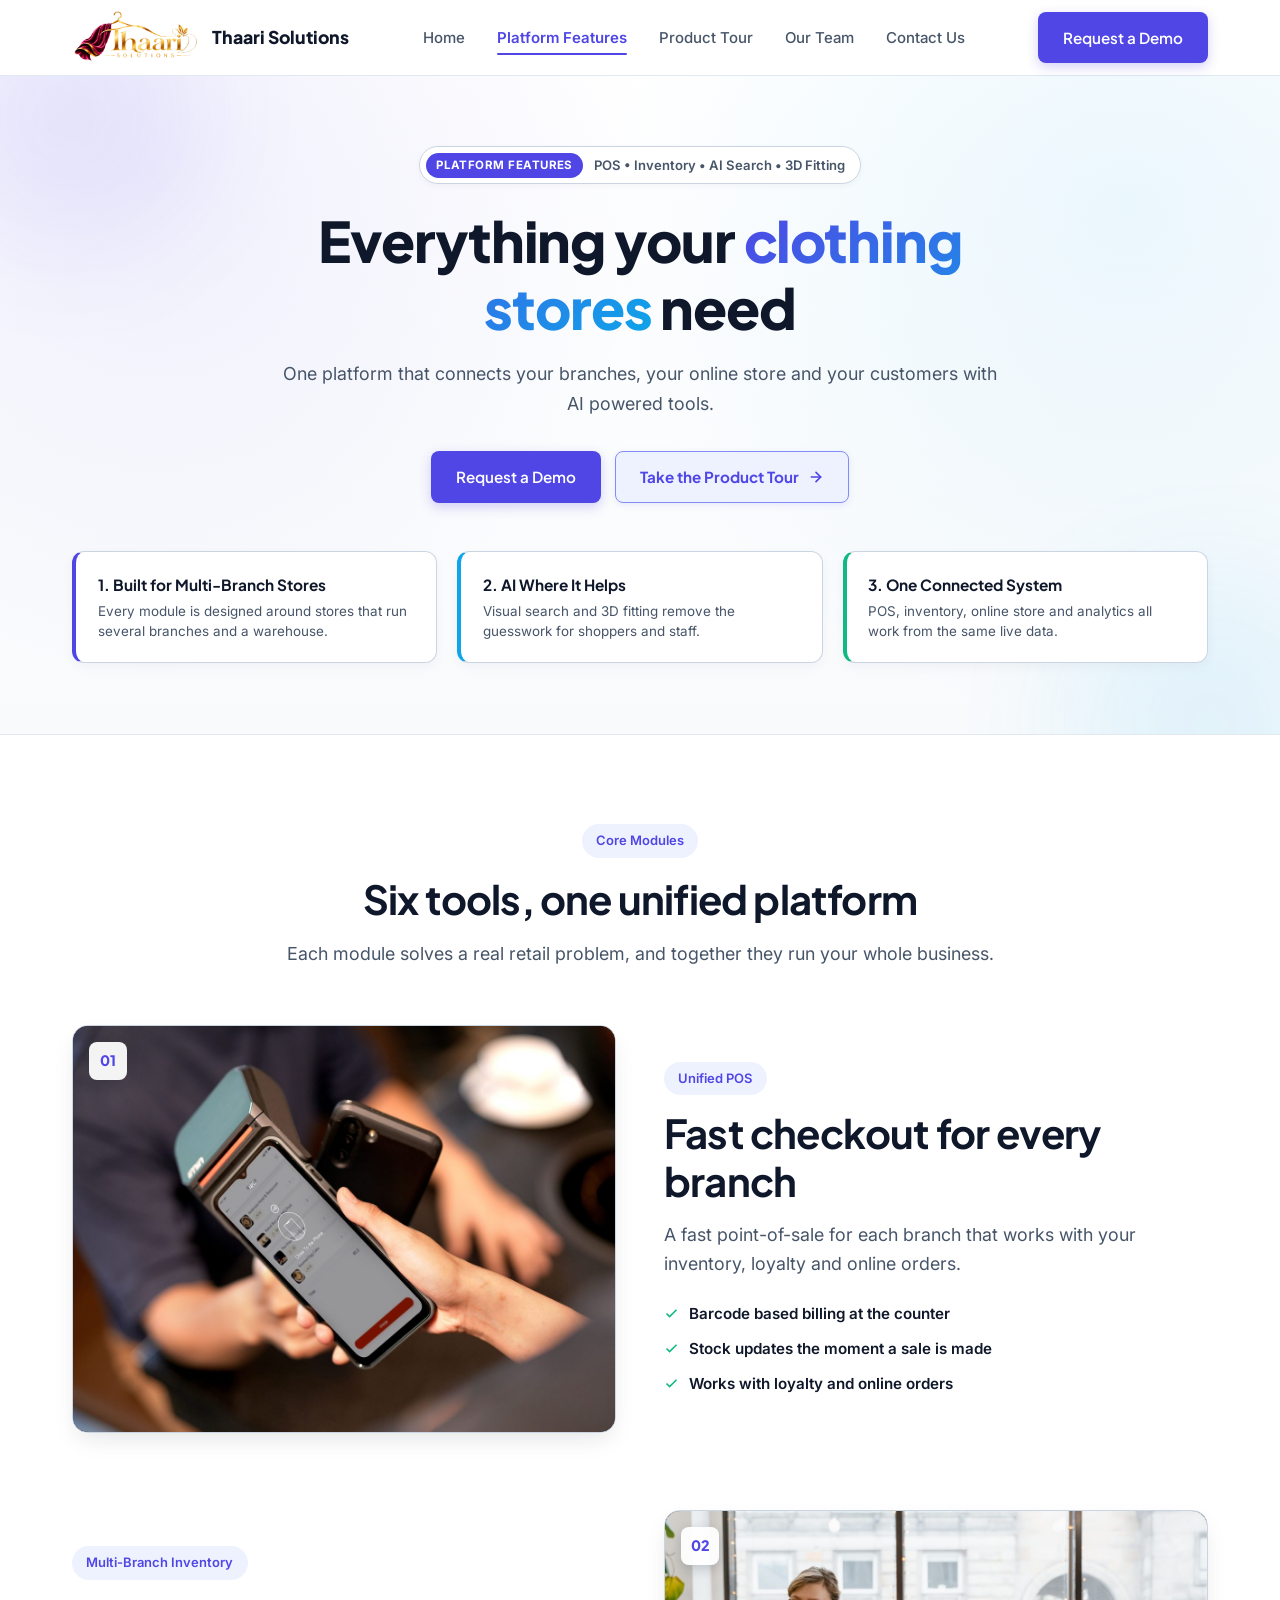
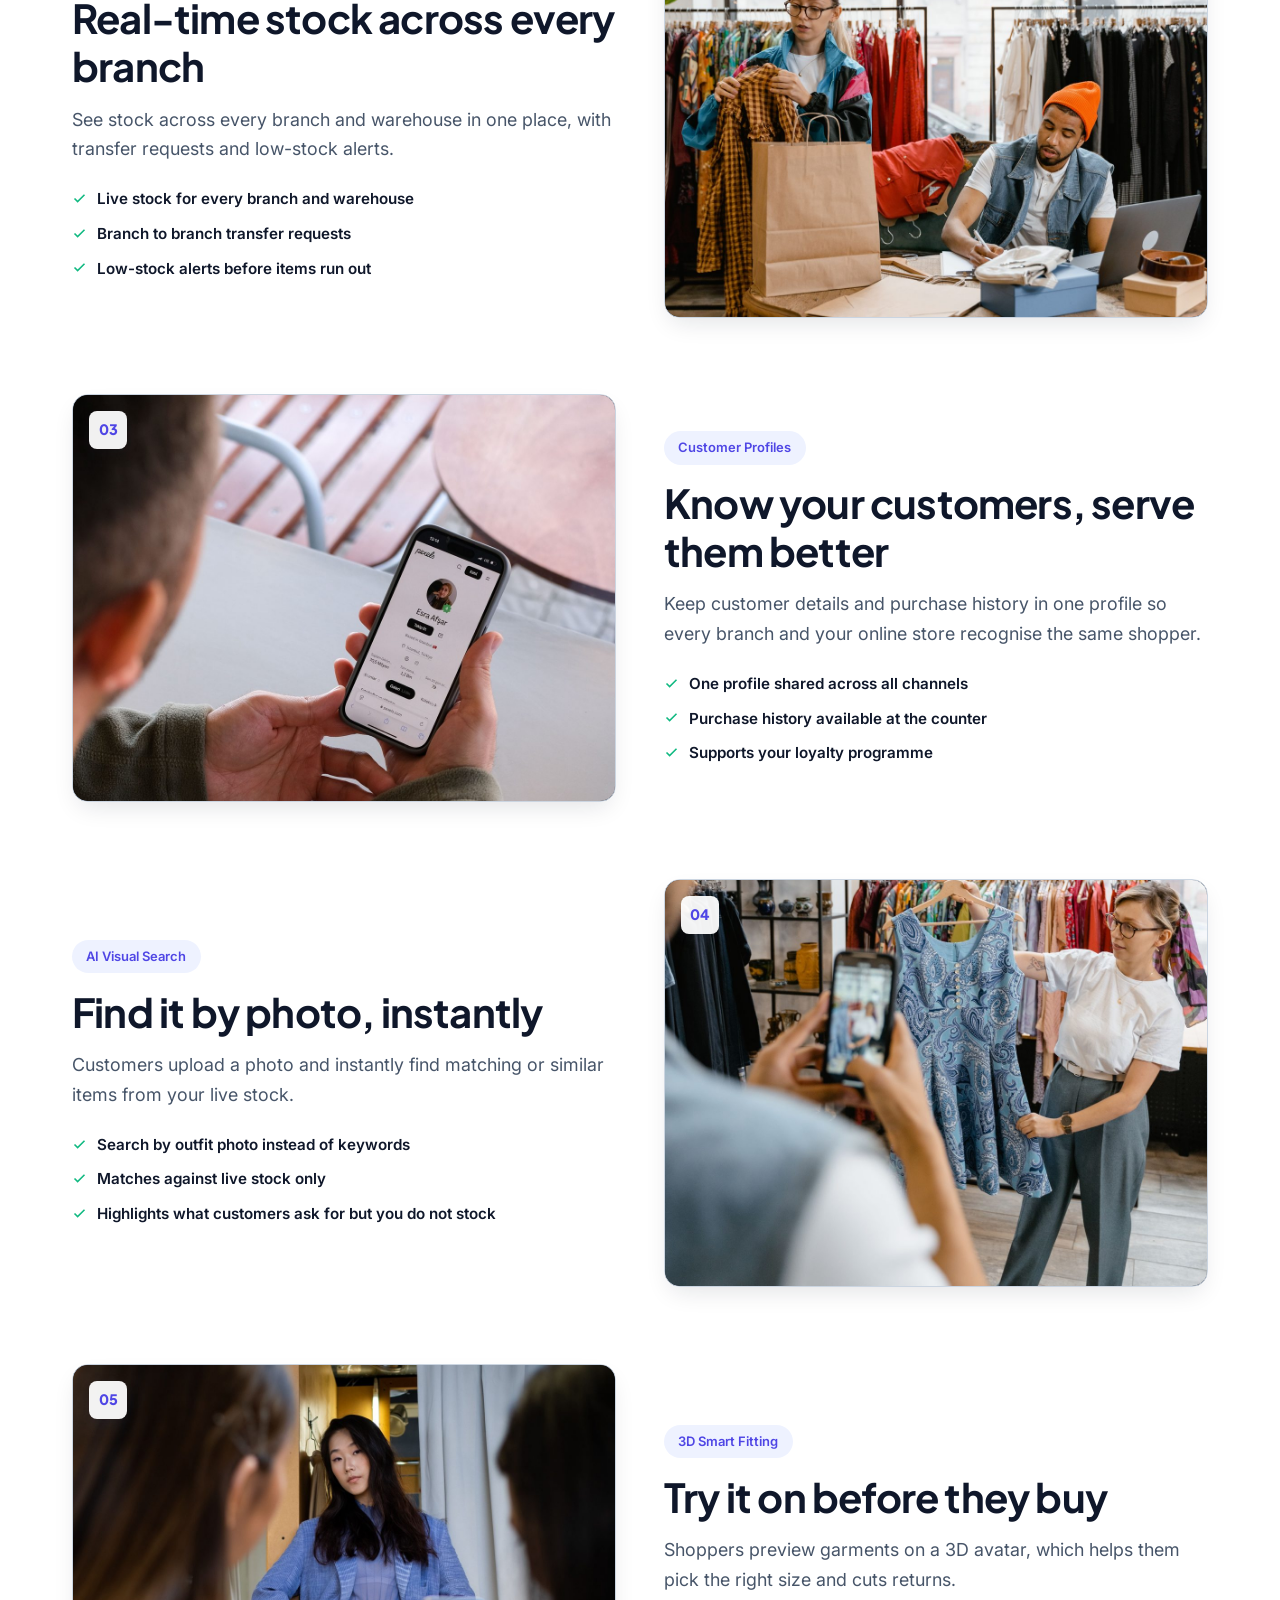
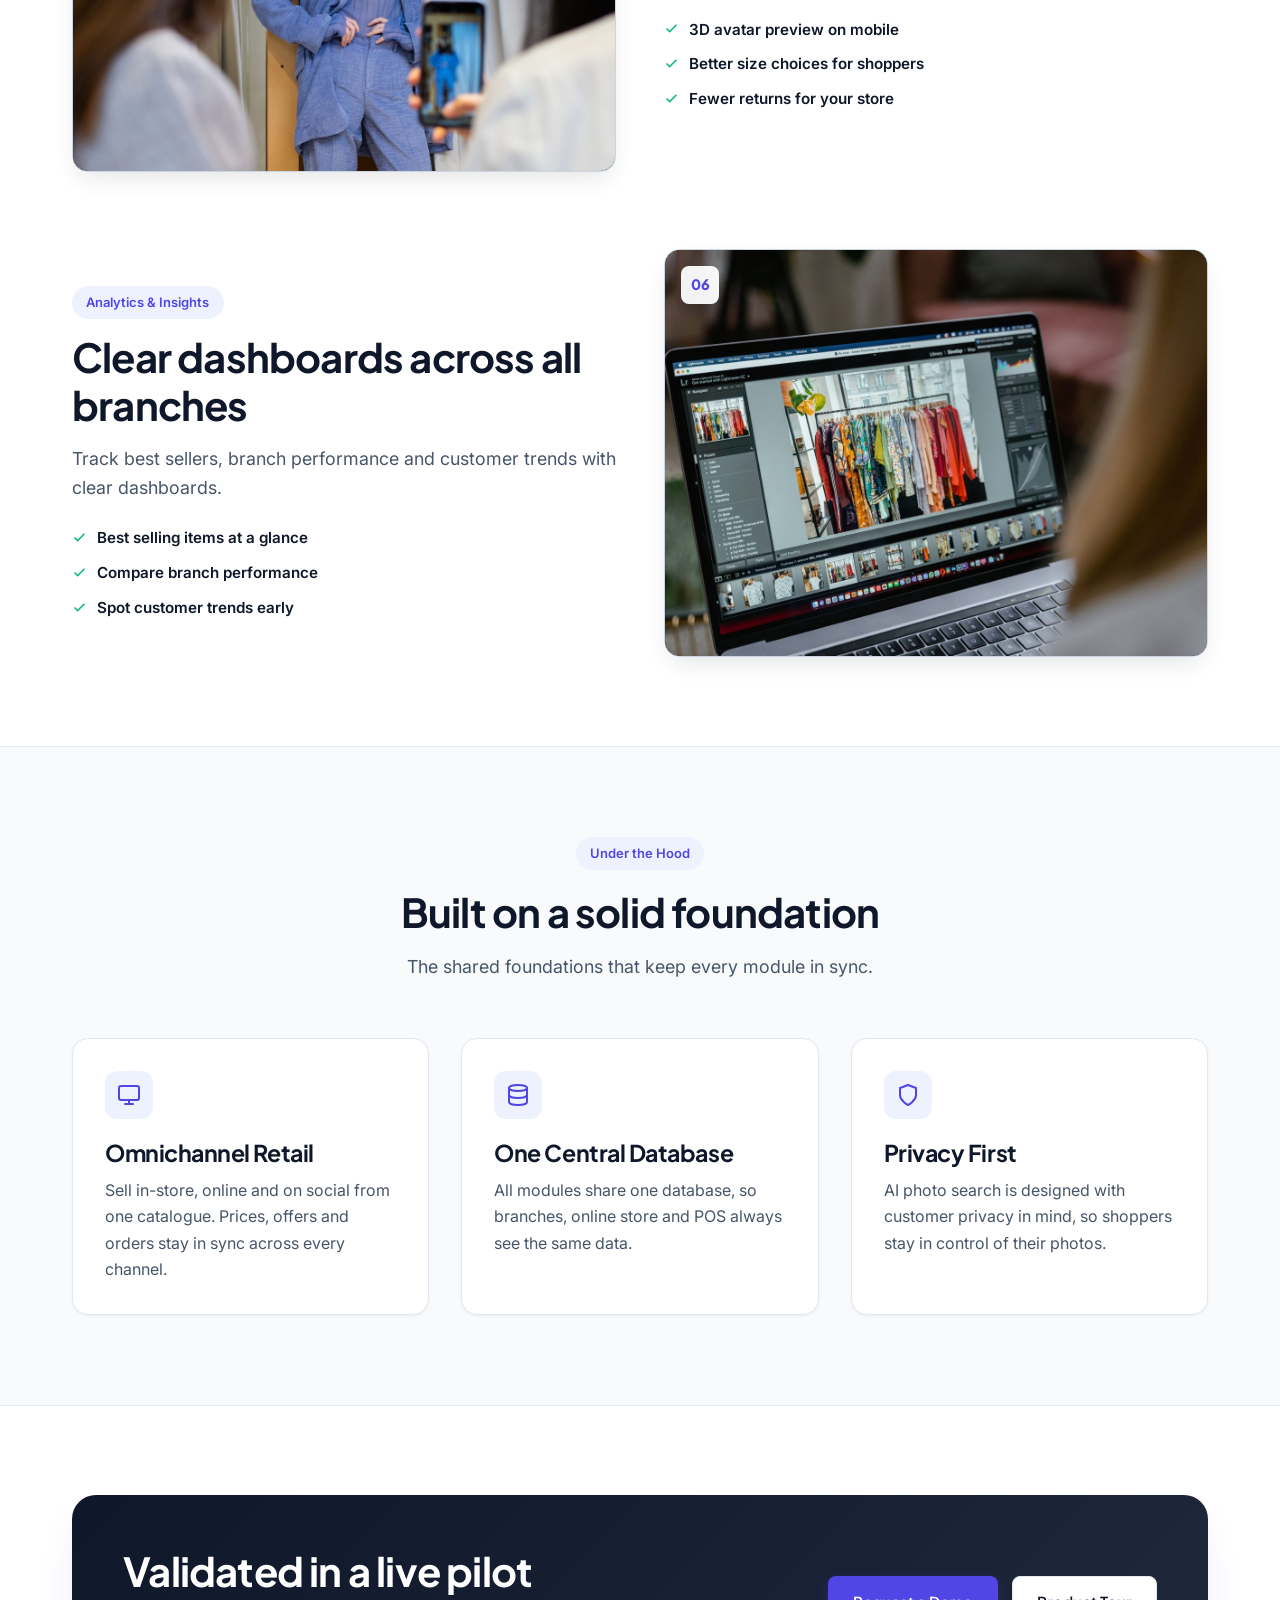
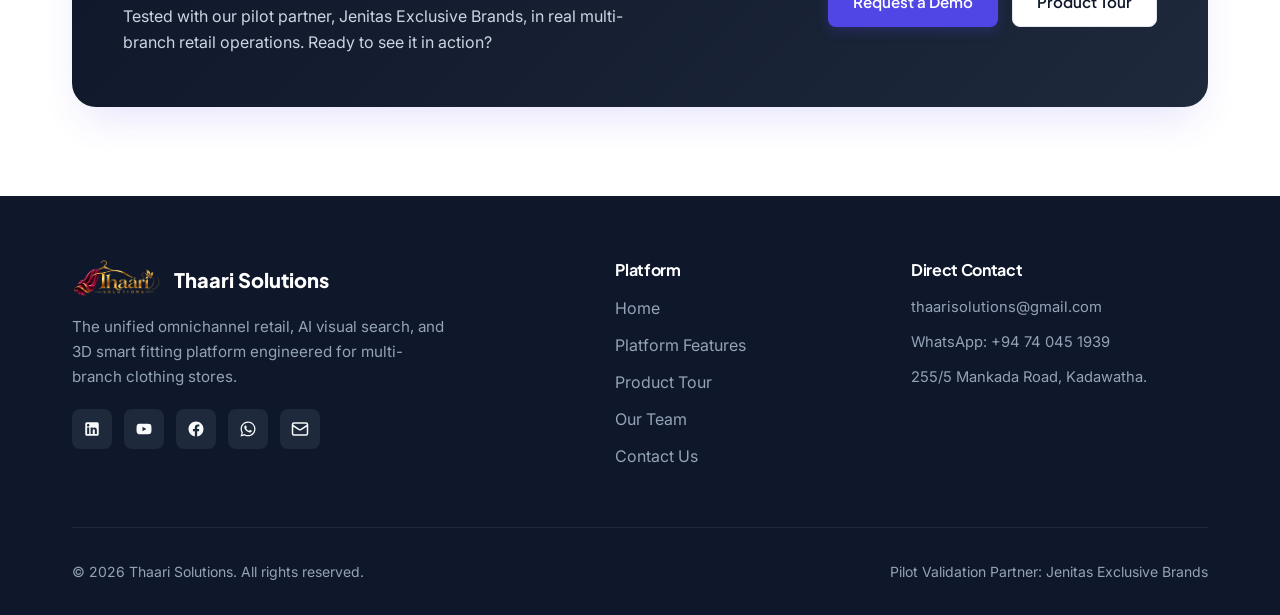
<file: features.html>
﻿<!DOCTYPE html>
<html lang="en">
<head>
  <meta charset="UTF-8" />
  <meta name="viewport" content="width=device-width, initial-scale=1.0" />
  <title>Thaari Solutions | Platform Features</title>
  <!-- Primary SEO Meta Tags -->
  <meta name="description" content="Explore Thaari Solutions' six unified retail modules: fast multi-branch POS, real-time inventory sync, unified customer profiles, AI visual photo search, 3D smart fitting, and branch analytics." />
  <link rel="canonical" href="https://thaarisolutions.com/features" />

  <!-- Open Graph / Social Media Preview -->
  <meta property="og:type" content="website" />
  <meta property="og:site_name" content="Thaari Solutions" />
  <meta property="og:url" content="https://thaarisolutions.com/features" />
  <meta property="og:title" content="Thaari Solutions | Platform Features" />
  <meta property="og:description" content="Six unified retail modules built for multi-branch clothing stores: POS, live inventory, AI visual photo search, 3D smart fitting, and analytics." />
  <meta property="og:image" content="https://thaarisolutions.com/images/main/logo.png" />

  <!-- Twitter / X Card -->
  <meta name="twitter:card" content="summary" />
  <meta name="twitter:title" content="Thaari Solutions | Platform Features" />
  <meta name="twitter:description" content="Six unified retail modules built for multi-branch clothing stores: POS, live inventory, AI visual photo search, 3D smart fitting, and analytics." />
  <meta name="twitter:image" content="https://thaarisolutions.com/images/main/logo.png" />

  <link rel="icon" type="image/png" href="images/main/favicon.png" />
  <link rel="stylesheet" href="global.css?v=2" />

  <!-- Page-specific styles -->
  <style>
    /* Feature Showcase Rows */
    .feature-row { align-items: center; }
    .feature-row + .feature-row { margin-top: clamp(3.5rem, 6vw, 5.5rem); }
    .feature-row.flip .feature-media { order: 2; }

    .feature-media {
      position: relative;
      border-radius: var(--radius-lg);
      overflow: hidden;
      background: linear-gradient(145deg, #0F172A 0%, #1E293B 100%);
      border: 1px solid #CBD5E1;
      box-shadow: 0 10px 24px -6px rgba(15, 23, 42, 0.12);
      aspect-ratio: 4 / 3;
      transition: transform 0.35s cubic-bezier(0.4, 0, 0.2, 1), box-shadow 0.35s ease;
    }

    .feature-media:hover {
      transform: translateY(-6px);
      box-shadow: 0 20px 38px -10px rgba(79, 70, 229, 0.22);
    }

    .feature-media img {
      width: 100%;
      height: 100%;
      object-fit: cover;
      object-position: center;
      transition: transform 0.6s ease;
    }

    .feature-media:hover img { transform: scale(1.05); }
    .feature-media.top img { object-position: center top; }

    .feature-num {
      position: absolute;
      top: 1rem;
      left: 1rem;
      width: 38px;
      height: 38px;
      border-radius: var(--radius-sm);
      background: rgba(255, 255, 255, 0.94);
      color: var(--color-primary);
      font-family: var(--font-heading);
      font-weight: 800;
      font-size: 0.9rem;
      display: flex;
      align-items: center;
      justify-content: center;
      box-shadow: 0 4px 12px rgba(15, 23, 42, 0.18);
    }

    .feature-text .badge { margin-bottom: 0.9rem; }
    .feature-text .text-lead { margin-top: 0.9rem; }

    .feature-points { display: grid; gap: 0.6rem; margin-top: 1.4rem; }

    .feature-points li {
      display: flex;
      align-items: flex-start;
      gap: 0.6rem;
      font-size: 0.95rem;
      font-weight: 600;
      color: var(--text-primary);
    }

    .feature-points svg { color: var(--color-success); flex-shrink: 0; margin-top: 0.3rem; }

    /* Shared Foundation Cards */
    .icon-box { transition: transform 0.3s ease, background-color 0.3s ease, color 0.3s ease; }
    .card:hover .icon-box { transform: scale(1.1) rotate(-4deg); background-color: var(--color-primary); color: #FFFFFF; }

    .anchor-offset { scroll-margin-top: calc(var(--nav-height) + 1.5rem); }

    /* Hero Section */
    .hero-announcement {
      display: inline-flex;
      align-items: center;
      gap: 0.65rem;
      padding: 0.35rem 0.95rem 0.35rem 0.35rem;
      background: #FFFFFF;
      border: 1px solid #CBD5E1;
      border-radius: var(--radius-pill);
      font-size: 0.82rem;
      font-weight: 600;
      color: var(--text-secondary);
      margin-bottom: 1.4rem;
      box-shadow: 0 2px 6px rgba(15, 23, 42, 0.04);
    }

    .hero-announcement-tag {
      background: var(--color-primary);
      color: #FFFFFF;
      padding: 0.18rem 0.65rem;
      border-radius: var(--radius-pill);
      font-weight: 700;
      font-size: 0.72rem;
      text-transform: uppercase;
      letter-spacing: 0.04em;
    }

    .page-hero {
      position: relative;
      overflow: hidden;
      padding-top: clamp(3rem, 5.5vw, 4.75rem);
      padding-bottom: clamp(3rem, 5.5vw, 4.5rem);
      background:
        radial-gradient(circle at 12% 15%, rgba(79, 70, 229, 0.08) 0%, transparent 40%),
        radial-gradient(circle at 88% 20%, rgba(14, 165, 233, 0.08) 0%, transparent 42%),
        linear-gradient(180deg, #FFFFFF 0%, #F8FAFC 100%);
      border-bottom: 1px solid var(--border-light);
      text-align: center;
    }

    .page-hero-header {
      position: relative;
      z-index: 1;
      max-width: 780px;
      margin: 0 auto;
    }

    .page-hero::before,
    .page-hero::after {
      content: "";
      position: absolute;
      border-radius: 50%;
      filter: blur(60px);
      opacity: 0.55;
      pointer-events: none;
      animation: floatBlob 9s ease-in-out infinite;
    }

    .page-hero::before {
      width: 260px;
      height: 260px;
      top: -90px;
      left: -60px;
      background: rgba(79, 70, 229, 0.16);
    }

    .page-hero::after {
      width: 300px;
      height: 300px;
      bottom: -140px;
      right: -80px;
      background: rgba(14, 165, 233, 0.16);
      animation-delay: -4s;
    }

    @keyframes floatBlob {
      0%, 100% { transform: translate(0, 0); }
      50% { transform: translate(24px, 18px); }
    }

    .hero-in {
      opacity: 0;
      animation: fadeUp 0.7s cubic-bezier(0.16, 1, 0.3, 1) forwards;
    }

    .hero-in.d1 { animation-delay: 0.08s; }
    .hero-in.d2 { animation-delay: 0.18s; }
    .hero-in.d3 { animation-delay: 0.3s; }

    @keyframes fadeUp {
      from { opacity: 0; transform: translateY(18px); }
      to { opacity: 1; transform: translateY(0); }
    }

    .hero-actions {
      display: flex;
      justify-content: center;
      flex-wrap: wrap;
      gap: 0.85rem;
      margin-top: 2rem;
    }

    /* Action Button */
    .btn-action-outline {
      display: inline-flex;
      align-items: center;
      justify-content: center;
      gap: 0.6rem;
      padding: 0.8rem 1.5rem;
      border-radius: var(--radius-sm);
      font-family: var(--font-heading);
      font-size: 0.95rem;
      font-weight: 700;
      color: var(--color-primary);
      background-color: var(--color-primary-light);
      border: 1.5px solid #818CF8;
      box-shadow: 0 2px 6px rgba(79, 70, 229, 0.1);
      transition: all 0.25s cubic-bezier(0.4, 0, 0.2, 1);
      cursor: pointer;
    }

    .btn-action-outline svg { transition: transform 0.25s ease; }

    .btn-action-outline:hover {
      background-color: var(--color-primary);
      color: #FFFFFF;
      border-color: var(--color-primary);
      box-shadow: 0 8px 20px rgba(79, 70, 229, 0.28);
      transform: translateY(-2px);
    }

    .btn-action-outline:hover svg { transform: translateX(4px); }

    /* Value Pillars Bar */
    .pillars-bar {
      position: relative;
      z-index: 1;
      margin-top: 3rem;
      display: grid;
      grid-template-columns: repeat(3, 1fr);
      gap: 1.25rem;
      text-align: left;
    }

    .pillar-item {
      background: #FFFFFF;
      border: 1px solid #CBD5E1;
      border-left: 4px solid var(--color-primary);
      border-radius: var(--radius-md);
      padding: 1.25rem 1.35rem;
      box-shadow: 0 4px 12px rgba(15, 23, 42, 0.04);
      transition: transform 0.28s ease, box-shadow 0.28s ease;
    }

    .pillar-item:hover {
      transform: translateY(-4px);
      box-shadow: 0 12px 24px -8px rgba(79, 70, 229, 0.18);
    }

    .pillar-item.accent-cyan { border-left-color: var(--color-accent); }
    .pillar-item.accent-emerald { border-left-color: var(--color-success); }

    .pillar-title {
      font-family: var(--font-heading);
      font-size: 0.96rem;
      font-weight: 700;
      color: var(--text-primary);
      margin-bottom: 0.3rem;
    }

    .pillar-desc {
      font-size: 0.84rem;
      color: var(--text-secondary);
      line-height: 1.48;
    }

    /* Call-to-Action Banner */
    .cta-banner {
      background: linear-gradient(135deg, #0F172A 0%, #1E293B 100%);
      color: var(--text-on-dark);
      border-radius: var(--radius-xl);
      padding: clamp(2rem, 4vw, 3.25rem);
      display: flex;
      align-items: center;
      justify-content: space-between;
      gap: 2.5rem;
      box-shadow: var(--shadow-lg);
    }

    .cta-banner h3 { color: #FFFFFF; margin-bottom: 0.5rem; }
    .cta-banner p { color: #CBD5E1; max-width: 52ch; }
    .cta-actions { display: flex; flex-wrap: wrap; gap: 0.85rem; }

    /* Scroll Reveal Animations */
    .reveal-item {
      opacity: 0;
      transform: translateY(16px);
      transition: opacity 0.5s ease-out, transform 0.5s ease-out;
    }

    .reveal-item.from-left { transform: translateX(-28px); }
    .reveal-item.from-right { transform: translateX(28px); }
    .reveal-item.d1 { transition-delay: 0.08s; }
    .reveal-item.d2 { transition-delay: 0.16s; }
    .reveal-item.d3 { transition-delay: 0.24s; }

    .reveal-item.visible {
      opacity: 1;
      transform: translate(0, 0);
    }

    @media (prefers-reduced-motion: reduce) {
      .hero-in, .reveal-item { animation: none; transition: none; opacity: 1; transform: none; }
      .page-hero::before, .page-hero::after { animation: none; }
    }

    /* Responsive Layout */
    @media (max-width: 992px) {
      .pillars-bar { grid-template-columns: 1fr; }
      .cta-banner { flex-direction: column; text-align: center; }
      .feature-row.flip .feature-media { order: 0; }
    }
  </style>
</head>
<body>

  <div class="page-wrapper">

    <!-- Site Navigation -->
    <header class="navbar">
      <div class="container navbar-container">
        <a href="index.html" class="brand-logo">
          <img src="images/main/logo.png" alt="Thaari Solutions Logo" onerror="this.style.display='none'; this.nextElementSibling.style.display='flex';" />
          <span class="brand-logo-mark" style="display: none;">T</span>
          <span>Thaari Solutions</span>
        </a>

        <nav>
          <ul class="nav-links" id="navLinks">
            <li><a href="index.html" class="nav-link">Home</a></li>
            <li><a href="features.html" class="nav-link">Platform Features</a></li>
            <li><a href="tour.html" class="nav-link">Product Tour</a></li>
            <li><a href="team.html" class="nav-link">Our Team</a></li>
            <li><a href="contact.html" class="nav-link">Contact Us</a></li>
          </ul>
        </nav>

        <div class="nav-actions">
          <a href="contact.html" class="btn btn-primary">Request a Demo</a>
          <button class="mobile-menu-btn" id="mobileMenuBtn" aria-label="Toggle Menu">
            <svg width="22" height="22" viewBox="0 0 24 24" fill="none" stroke="currentColor" stroke-width="2">
              <line x1="3" y1="6" x2="21" y2="6"></line>
              <line x1="3" y1="12" x2="21" y2="12"></line>
              <line x1="3" y1="18" x2="21" y2="18"></line>
            </svg>
          </button>
        </div>
      </div>
    </header>


    <!-- Main Content -->
    <main>

      <!-- Hero Section -->
      <section class="page-hero">
        <div class="container">
          <div class="page-hero-header">
            <div class="hero-announcement hero-in">
              <span class="hero-announcement-tag">Platform Features</span>
              <span>POS &bull; Inventory &bull; AI Search &bull; 3D Fitting</span>
            </div>

            <h1 class="heading-xl hero-in d1" style="margin-bottom: 1.15rem;">
              Everything your <span class="text-gradient">clothing stores</span> need
            </h1>
            <p class="text-lead hero-in d2" style="margin-inline: auto;">
              One platform that connects your branches, your online store and your customers with AI powered tools.
            </p>

            <div class="hero-actions hero-in d3">
              <a href="contact.html?t=demo" class="btn btn-primary">Request a Demo</a>
              <a href="tour.html" class="btn-action-outline">
                <span>Take the Product Tour</span>
                <svg width="16" height="16" viewBox="0 0 24 24" fill="none" stroke="currentColor" stroke-width="2.5" stroke-linecap="round" stroke-linejoin="round"><line x1="5" y1="12" x2="19" y2="12"/><polyline points="12 5 19 12 12 19"/></svg>
              </a>
            </div>
          </div>

          <div class="pillars-bar">
            <div class="pillar-item reveal-item d1">
              <div class="pillar-title">1. Built for Multi-Branch Stores</div>
              <p class="pillar-desc">Every module is designed around stores that run several branches and a warehouse.</p>
            </div>
            <div class="pillar-item accent-cyan reveal-item d2">
              <div class="pillar-title">2. AI Where It Helps</div>
              <p class="pillar-desc">Visual search and 3D fitting remove the guesswork for shoppers and staff.</p>
            </div>
            <div class="pillar-item accent-emerald reveal-item d3">
              <div class="pillar-title">3. One Connected System</div>
              <p class="pillar-desc">POS, inventory, online store and analytics all work from the same live data.</p>
            </div>
          </div>
        </div>
      </section>

      <!-- Core Modules Section -->
      <section class="section">
        <div class="container">
          <div class="section-header reveal-item">
            <span class="badge">Core Modules</span>
            <h2 class="heading-lg">Six tools, one unified platform</h2>
            <p class="text-lead">
              Each module solves a real retail problem, and together they run your whole business.
            </p>
          </div>

        <div class="grid-2 feature-row anchor-offset" id="pos">
          <div class="feature-media reveal-item from-left">
            <img src="images/features/fast-checkout.jpg" alt="Cashier handing a card payment to a customer at a mobile point of sale terminal" loading="lazy" />
            <span class="feature-num">01</span>
          </div>
          <div class="feature-text reveal-item from-right">
            <span class="badge">Unified POS</span>
            <h2 class="heading-lg">Fast checkout for every branch</h2>
            <p class="text-lead">A fast point-of-sale for each branch that works with your inventory, loyalty and online orders.</p>
            <ul class="feature-points">
              <li><svg width="15" height="15" viewBox="0 0 24 24" fill="none" stroke="currentColor" stroke-width="2.5"><polyline points="20 6 9 17 4 12"/></svg><span>Barcode based billing at the counter</span></li>
              <li><svg width="15" height="15" viewBox="0 0 24 24" fill="none" stroke="currentColor" stroke-width="2.5"><polyline points="20 6 9 17 4 12"/></svg><span>Stock updates the moment a sale is made</span></li>
              <li><svg width="15" height="15" viewBox="0 0 24 24" fill="none" stroke="currentColor" stroke-width="2.5"><polyline points="20 6 9 17 4 12"/></svg><span>Works with loyalty and online orders</span></li>
            </ul>
          </div>
        </div>
        <div class="grid-2 feature-row flip anchor-offset" id="inventory">
          <div class="feature-media reveal-item from-right">
            <img src="images/features/inventory-management.jpg" alt="Boutique owners checking stock and packing orders beside clothing racks" loading="lazy" />
            <span class="feature-num">02</span>
          </div>
          <div class="feature-text reveal-item from-left">
            <span class="badge">Multi-Branch Inventory</span>
            <h2 class="heading-lg">Real-time stock across every branch</h2>
            <p class="text-lead">See stock across every branch and warehouse in one place, with transfer requests and low-stock alerts.</p>
            <ul class="feature-points">
              <li><svg width="15" height="15" viewBox="0 0 24 24" fill="none" stroke="currentColor" stroke-width="2.5"><polyline points="20 6 9 17 4 12"/></svg><span>Live stock for every branch and warehouse</span></li>
              <li><svg width="15" height="15" viewBox="0 0 24 24" fill="none" stroke="currentColor" stroke-width="2.5"><polyline points="20 6 9 17 4 12"/></svg><span>Branch to branch transfer requests</span></li>
              <li><svg width="15" height="15" viewBox="0 0 24 24" fill="none" stroke="currentColor" stroke-width="2.5"><polyline points="20 6 9 17 4 12"/></svg><span>Low-stock alerts before items run out</span></li>
            </ul>
          </div>
        </div>
        <div class="grid-2 feature-row anchor-offset" id="customers">
          <div class="feature-media reveal-item from-left">
            <img src="images/features/customer-profile.jpg" alt="Shopper viewing a customer profile on a phone" loading="lazy" />
            <span class="feature-num">03</span>
          </div>
          <div class="feature-text reveal-item from-right">
            <span class="badge">Customer Profiles</span>
            <h2 class="heading-lg">Know your customers, serve them better</h2>
            <p class="text-lead">Keep customer details and purchase history in one profile so every branch and your online store recognise the same shopper.</p>
            <ul class="feature-points">
              <li><svg width="15" height="15" viewBox="0 0 24 24" fill="none" stroke="currentColor" stroke-width="2.5"><polyline points="20 6 9 17 4 12"/></svg><span>One profile shared across all channels</span></li>
              <li><svg width="15" height="15" viewBox="0 0 24 24" fill="none" stroke="currentColor" stroke-width="2.5"><polyline points="20 6 9 17 4 12"/></svg><span>Purchase history available at the counter</span></li>
              <li><svg width="15" height="15" viewBox="0 0 24 24" fill="none" stroke="currentColor" stroke-width="2.5"><polyline points="20 6 9 17 4 12"/></svg><span>Supports your loyalty programme</span></li>
            </ul>
          </div>
        </div>
        <div class="grid-2 feature-row flip anchor-offset" id="ai-finder">
          <div class="feature-media reveal-item from-right">
            <img src="images/features/ai-finder.jpg" alt="Customer photographing a dress in a boutique to search for similar items" loading="lazy" />
            <span class="feature-num">04</span>
          </div>
          <div class="feature-text reveal-item from-left">
            <span class="badge">AI Visual Search</span>
            <h2 class="heading-lg">Find it by photo, instantly</h2>
            <p class="text-lead">Customers upload a photo and instantly find matching or similar items from your live stock.</p>
            <ul class="feature-points">
              <li><svg width="15" height="15" viewBox="0 0 24 24" fill="none" stroke="currentColor" stroke-width="2.5"><polyline points="20 6 9 17 4 12"/></svg><span>Search by outfit photo instead of keywords</span></li>
              <li><svg width="15" height="15" viewBox="0 0 24 24" fill="none" stroke="currentColor" stroke-width="2.5"><polyline points="20 6 9 17 4 12"/></svg><span>Matches against live stock only</span></li>
              <li><svg width="15" height="15" viewBox="0 0 24 24" fill="none" stroke="currentColor" stroke-width="2.5"><polyline points="20 6 9 17 4 12"/></svg><span>Highlights what customers ask for but you do not stock</span></li>
            </ul>
          </div>
        </div>
        <div class="grid-2 feature-row anchor-offset" id="fitting">
          <div class="feature-media reveal-item from-left">
            <img src="images/features/3d-fitting.jpg" alt="Shopper previewing a blue suit on a 3D fitting preview while a customer films with a phone" loading="lazy" />
            <span class="feature-num">05</span>
          </div>
          <div class="feature-text reveal-item from-right">
            <span class="badge">3D Smart Fitting</span>
            <h2 class="heading-lg">Try it on before they buy</h2>
            <p class="text-lead">Shoppers preview garments on a 3D avatar, which helps them pick the right size and cuts returns.</p>
            <ul class="feature-points">
              <li><svg width="15" height="15" viewBox="0 0 24 24" fill="none" stroke="currentColor" stroke-width="2.5"><polyline points="20 6 9 17 4 12"/></svg><span>3D avatar preview on mobile</span></li>
              <li><svg width="15" height="15" viewBox="0 0 24 24" fill="none" stroke="currentColor" stroke-width="2.5"><polyline points="20 6 9 17 4 12"/></svg><span>Better size choices for shoppers</span></li>
              <li><svg width="15" height="15" viewBox="0 0 24 24" fill="none" stroke="currentColor" stroke-width="2.5"><polyline points="20 6 9 17 4 12"/></svg><span>Fewer returns for your store</span></li>
            </ul>
          </div>
        </div>
        <div class="grid-2 feature-row flip anchor-offset" id="analytics">
          <div class="feature-media reveal-item from-right">
            <img src="images/features/dashboard.jpg" alt="Laptop showing a photo library of clothing stock for branch analytics" loading="lazy" />
            <span class="feature-num">06</span>
          </div>
          <div class="feature-text reveal-item from-left">
            <span class="badge">Analytics &amp; Insights</span>
            <h2 class="heading-lg">Clear dashboards across all branches</h2>
            <p class="text-lead">Track best sellers, branch performance and customer trends with clear dashboards.</p>
            <ul class="feature-points">
              <li><svg width="15" height="15" viewBox="0 0 24 24" fill="none" stroke="currentColor" stroke-width="2.5"><polyline points="20 6 9 17 4 12"/></svg><span>Best selling items at a glance</span></li>
              <li><svg width="15" height="15" viewBox="0 0 24 24" fill="none" stroke="currentColor" stroke-width="2.5"><polyline points="20 6 9 17 4 12"/></svg><span>Compare branch performance</span></li>
              <li><svg width="15" height="15" viewBox="0 0 24 24" fill="none" stroke="currentColor" stroke-width="2.5"><polyline points="20 6 9 17 4 12"/></svg><span>Spot customer trends early</span></li>
            </ul>
          </div>
        </div>
        </div>
      </section>

      <!-- Shared Foundations Section -->
      <section class="section section-subtle">
        <div class="container">
          <div class="section-header reveal-item">
            <span class="badge">Under the Hood</span>
            <h2 class="heading-lg">Built on a solid foundation</h2>
            <p class="text-lead">The shared foundations that keep every module in sync.</p>
          </div>
          <div class="grid-3">
          <div class="card reveal-item d1">
            <div class="icon-box"><svg width="24" height="24" viewBox="0 0 24 24" fill="none" stroke="currentColor" stroke-width="2" stroke-linecap="round" stroke-linejoin="round"><rect x="2" y="3" width="20" height="14" rx="2"/><path d="M8 21h8M12 17v4"/></svg></div>
            <h3 class="heading-md" style="margin-bottom: 0.65rem;">Omnichannel Retail</h3>
            <p>Sell in-store, online and on social from one catalogue. Prices, offers and orders stay in sync across every channel.</p>
          </div>
          <div class="card reveal-item d2">
            <div class="icon-box"><svg width="24" height="24" viewBox="0 0 24 24" fill="none" stroke="currentColor" stroke-width="2" stroke-linecap="round" stroke-linejoin="round"><ellipse cx="12" cy="5" rx="9" ry="3"/><path d="M3 5v14c0 1.7 4 3 9 3s9-1.3 9-3V5"/><path d="M3 12c0 1.7 4 3 9 3s9-1.3 9-3"/></svg></div>
            <h3 class="heading-md" style="margin-bottom: 0.65rem;">One Central Database</h3>
            <p>All modules share one database, so branches, online store and POS always see the same data.</p>
          </div>
          <div class="card reveal-item d3">
            <div class="icon-box"><svg width="24" height="24" viewBox="0 0 24 24" fill="none" stroke="currentColor" stroke-width="2" stroke-linecap="round" stroke-linejoin="round"><path d="M12 22s8-4 8-10V5l-8-3-8 3v7c0 6 8 10 8 10z"/></svg></div>
            <h3 class="heading-md" style="margin-bottom: 0.65rem;">Privacy First</h3>
            <p>AI photo search is designed with customer privacy in mind, so shoppers stay in control of their photos.</p>
          </div>
          </div>
        </div>
      </section>

      <!-- Call-to-Action Section -->
      <section class="section">
        <div class="container">
          <div class="cta-banner reveal-item">
            <div>
              <h3 class="heading-lg">Validated in a live pilot</h3>
              <p>Tested with our pilot partner, Jenitas Exclusive Brands, in real multi-branch retail operations. Ready to see it in action?</p>
            </div>
            <div class="cta-actions">
              <a href="contact.html?t=demo" class="btn btn-primary">Request a Demo</a>
              <a href="tour.html" class="btn btn-outline">Product Tour</a>
            </div>
          </div>
        </div>
      </section>

    </main>

    <!-- Site Footer -->
    <footer class="footer">
      <div class="container">
        <div class="footer-grid">
          <div>
            <a href="index.html" class="brand-logo" style="color: #FFFFFF; margin-bottom: 1rem;">
              <img src="images/main/logo.png" alt="Thaari Solutions Logo" onerror="this.style.display='none'; this.nextElementSibling.style.display='flex';" />
              <span class="brand-logo-mark" style="display: none;">T</span>
              <span>Thaari Solutions</span>
            </a>
            <p style="max-width: 38ch; font-size: 0.95rem;">
              The unified omnichannel retail, AI visual search, and 3D smart fitting platform engineered for multi-branch clothing stores.
            </p>

            <div class="social-links">
              <a href="#" data-social="linkedin" target="_blank" rel="noopener" class="social-icon-btn" aria-label="LinkedIn" title="LinkedIn">
                <svg width="18" height="18" fill="currentColor" viewBox="0 0 24 24">
                  <path d="M19 3a2 2 0 0 1 2 2v14a2 2 0 0 1-2 2H5a2 2 0 0 1-2-2V5a2 2 0 0 1 2-2h14m-.5 15.5v-5.3a3.26 3.26 0 0 0-3.26-3.26c-.85 0-1.84.52-2.28 1.3v-1.11h-2.79v8.37h2.79v-4.93c0-.77.62-1.4 1.39-1.4a1.4 1.4 0 0 1 1.4 1.4v4.93h2.75M6.88 8.56a1.68 1.68 0 0 0 1.68-1.68c0-.93-.75-1.69-1.68-1.69a1.69 1.69 0 0 0-1.69 1.69c0 .93.76 1.68 1.69 1.68m1.39 9.94v-8.37H5.5v8.37h2.77z"/>
                </svg>
              </a>
              <a href="#" data-social="youtube" target="_blank" rel="noopener" class="social-icon-btn" aria-label="YouTube" title="YouTube">
                <svg width="18" height="18" fill="currentColor" viewBox="0 0 24 24">
                  <path d="M10 15l5.19-3L10 9v6m11.56-7.83c.13.47.22 1.1.28 1.9.07.8.1 1.49.1 2.09L22 12c0 2.19-.16 3.8-.44 4.83-.25.9-.83 1.48-1.73 1.73-.47.13-1.33.22-2.65.28-1.3.07-2.49.1-3.59.1L12 19c-4.19 0-6.8-.16-7.83-.44-.9-.25-1.48-.83-1.73-1.73-.13-.47-.22-1.1-.28-1.9-.07-.8-.1-1.49-.1-2.09L2 12c0-2.19.16-3.8.44-4.83.25-.9.83-1.48 1.73-1.73.47-.13 1.33-.22 2.65-.28 1.3-.07 2.49-.1 3.59-.1L12 5c4.19 0 6.8.16 7.83.44.9.25 1.48.83 1.73 1.73z"/>
                </svg>
              </a>
              <a href="#" data-social="facebook" target="_blank" rel="noopener" class="social-icon-btn" aria-label="Facebook" title="Facebook">
                <svg width="18" height="18" fill="currentColor" viewBox="0 0 24 24">
                  <path d="M12 2.04C6.5 2.04 2 6.53 2 12.06C2 17.06 5.66 21.21 10.44 21.96V14.96H7.9V12.06H10.44V9.85C10.44 7.34 11.93 5.96 14.22 5.96C15.31 5.96 16.45 6.15 16.45 6.15V8.62H15.19C13.95 8.62 13.56 9.39 13.56 10.18V12.06H16.34L15.89 14.96H13.56V21.96A10 10 0 0 0 22 12.06C22 6.53 17.5 2.04 12 2.04Z"/>
                </svg>
              </a>
              <a href="#" data-social="whatsapp" target="_blank" rel="noopener" class="social-icon-btn" aria-label="WhatsApp" title="WhatsApp">
                <svg width="18" height="18" fill="currentColor" viewBox="0 0 24 24">
                  <path d="M12.04 2C6.58 2 2.13 6.45 2.13 11.91C2.13 13.66 2.59 15.36 3.45 16.86L2.05 22L7.3 20.62C8.75 21.41 10.38 21.83 12.04 21.83C17.5 21.83 21.95 17.38 21.95 11.92C21.95 9.27 20.92 6.78 19.05 4.91C17.18 3.03 14.69 2 12.04 2M12.05 3.67C14.25 3.67 16.31 4.53 17.87 6.09C19.42 7.65 20.28 9.72 20.28 11.92C20.28 16.46 16.58 20.15 12.04 20.15C10.56 20.15 9.11 19.76 7.85 19L7.55 18.83L4.43 19.65L5.26 16.61L5.06 16.29C4.24 15 3.8 13.47 3.8 11.91C3.81 7.37 7.5 3.67 12.05 3.67M8.53 7.33C8.37 7.33 8.1 7.39 7.87 7.64C7.65 7.89 7 8.5 7 9.71C7 10.93 7.89 12.1 8 12.27C8.14 12.44 9.76 14.94 12.25 16C12.84 16.27 13.3 16.42 13.66 16.53C14.25 16.72 14.79 16.69 15.22 16.63C15.7 16.56 16.68 16.03 16.89 15.45C17.1 14.87 17.1 14.38 17.04 14.27C16.97 14.17 16.81 14.11 16.56 14C16.31 13.86 15.09 13.26 14.87 13.18C14.64 13.1 14.5 13.06 14.31 13.3C14.15 13.55 13.67 14.11 13.53 14.27C13.38 14.44 13.24 14.46 13 14.34C12.74 14.21 11.94 13.95 11 13.11C10.26 12.45 9.77 11.64 9.62 11.39C9.5 11.15 9.61 11 9.73 10.89C9.84 10.78 10 10.6 10.1 10.45C10.23 10.31 10.27 10.2 10.35 10.04C10.43 9.87 10.39 9.73 10.33 9.61C10.27 9.5 9.77 8.26 9.56 7.77C9.36 7.29 9.16 7.35 9 7.34C8.86 7.34 8.7 7.33 8.53 7.33Z"/>
                </svg>
              </a>
              <a href="#" data-social="email" class="social-icon-btn" aria-label="Email Us" title="Email Us">
                <svg width="18" height="18" fill="none" stroke="currentColor" stroke-width="2" viewBox="0 0 24 24">
                  <rect width="20" height="16" x="2" y="4" rx="2"/>
                  <path d="m22 7-8.97 5.7a1.94 1.94 0 0 1-2.06 0L2 7"/>
                </svg>
              </a>
            </div>
          </div>

          <div>
            <h4>Platform</h4>
            <ul class="footer-links">
              <li><a href="index.html">Home</a></li>
              <li><a href="features.html">Platform Features</a></li>
              <li><a href="tour.html">Product Tour</a></li>
              <li><a href="team.html">Our Team</a></li>
              <li><a href="contact.html">Contact Us</a></li>
            </ul>
          </div>

          <div>
            <h4>Direct Contact</h4>
            <ul class="footer-links" style="font-size: 0.92rem;">
              <li><a href="#" data-social="email" id="footerEmailText">Email Us</a></li>
              <li><a href="#" data-social="whatsapp" target="_blank" rel="noopener" id="footerPhoneText">WhatsApp Us</a></li>
              <li id="footerLocationText">Location</li>
            </ul>
          </div>
        </div>

        <div class="footer-bottom">
          <span>&copy; 2026 Thaari Solutions. All rights reserved.</span>
          <span>Pilot Validation Partner: Jenitas Exclusive Brands</span>
        </div>
      </div>
    </footer>

  </div>

  <script src="constants.js"></script>
  <script src="main.js"></script>

  <!-- Page-specific scripts -->
  <script>
    document.addEventListener("DOMContentLoaded", () => {
      // Initialize scroll reveal animations
      const revealEls = document.querySelectorAll(".reveal-item");
      if ("IntersectionObserver" in window) {
        const observer = new IntersectionObserver((entries, obs) => {
          entries.forEach(entry => {
            if (entry.isIntersecting) {
              entry.target.classList.add("visible");
              obs.unobserve(entry.target);
            }
          });
        }, { threshold: 0.12 });

        revealEls.forEach(el => observer.observe(el));
      } else {
        revealEls.forEach(el => el.classList.add("visible"));
      }
    });
  </script>
</body>
</html>
</file>
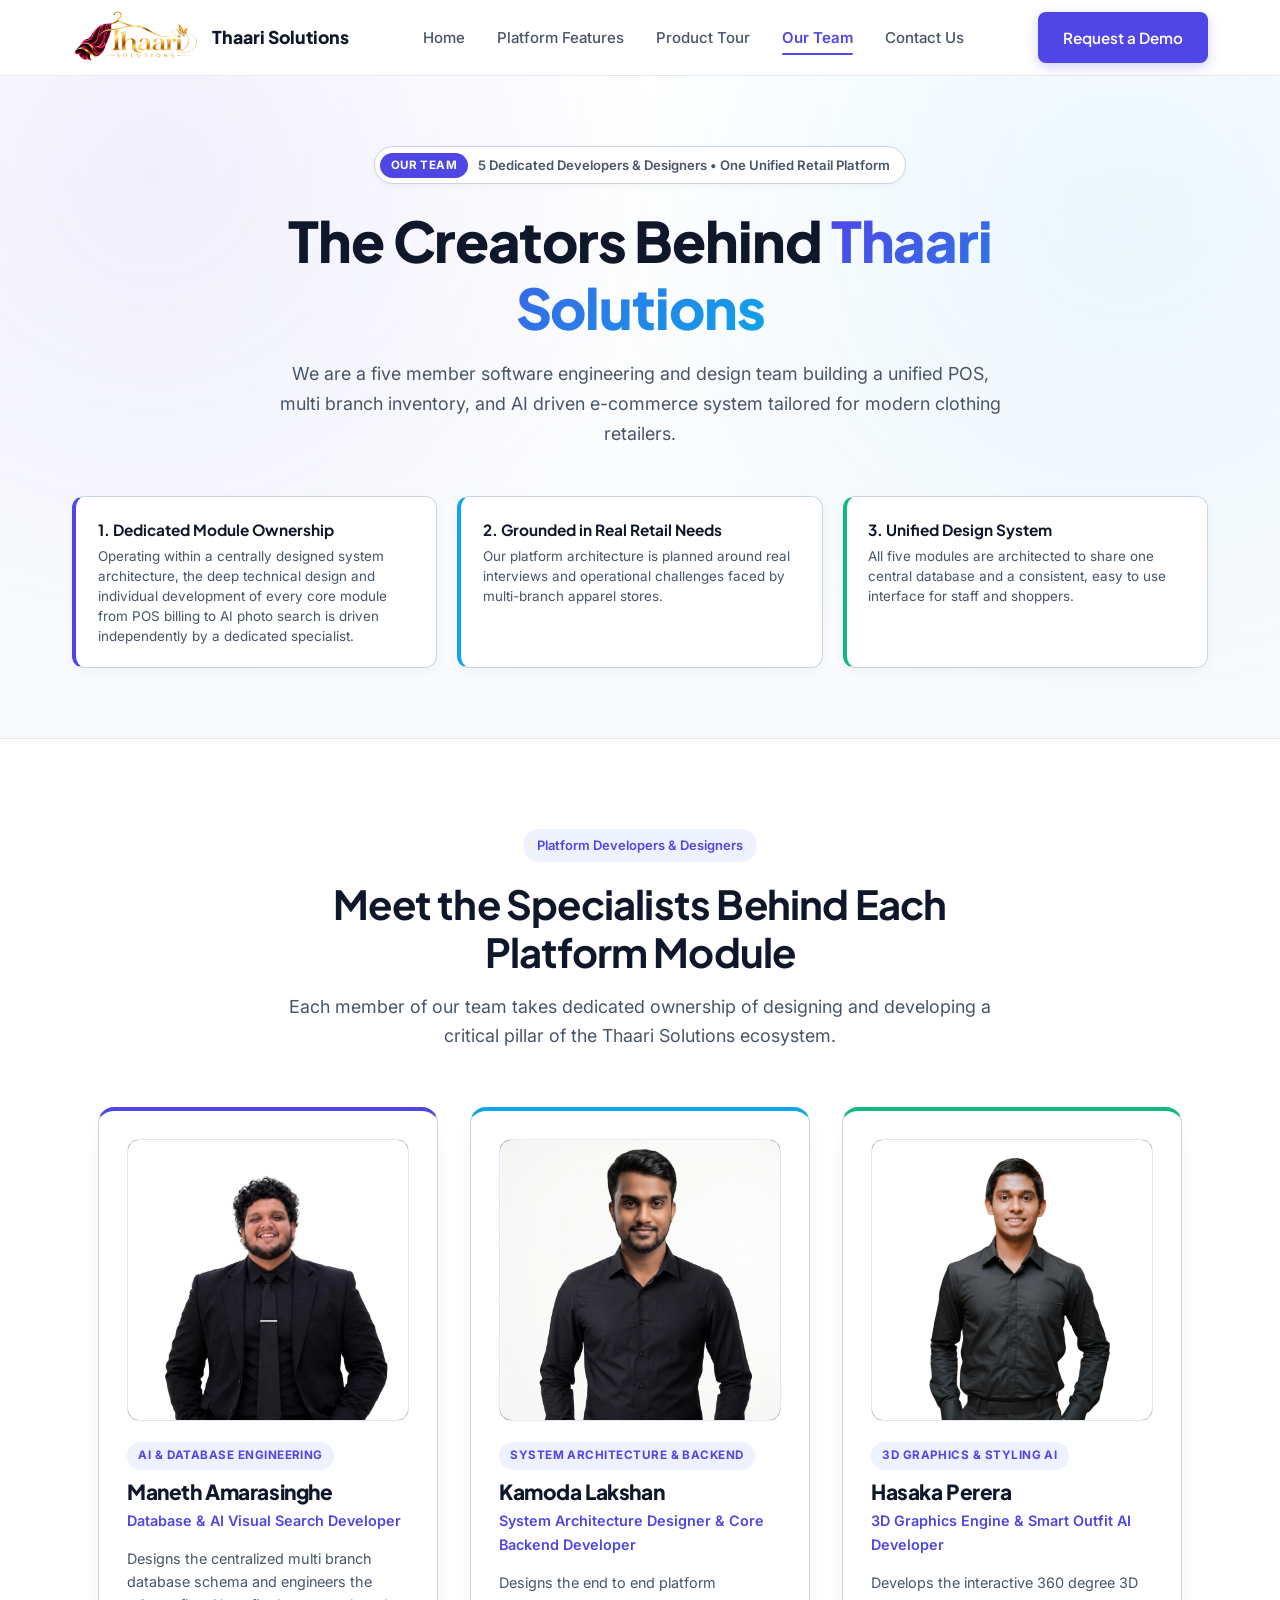
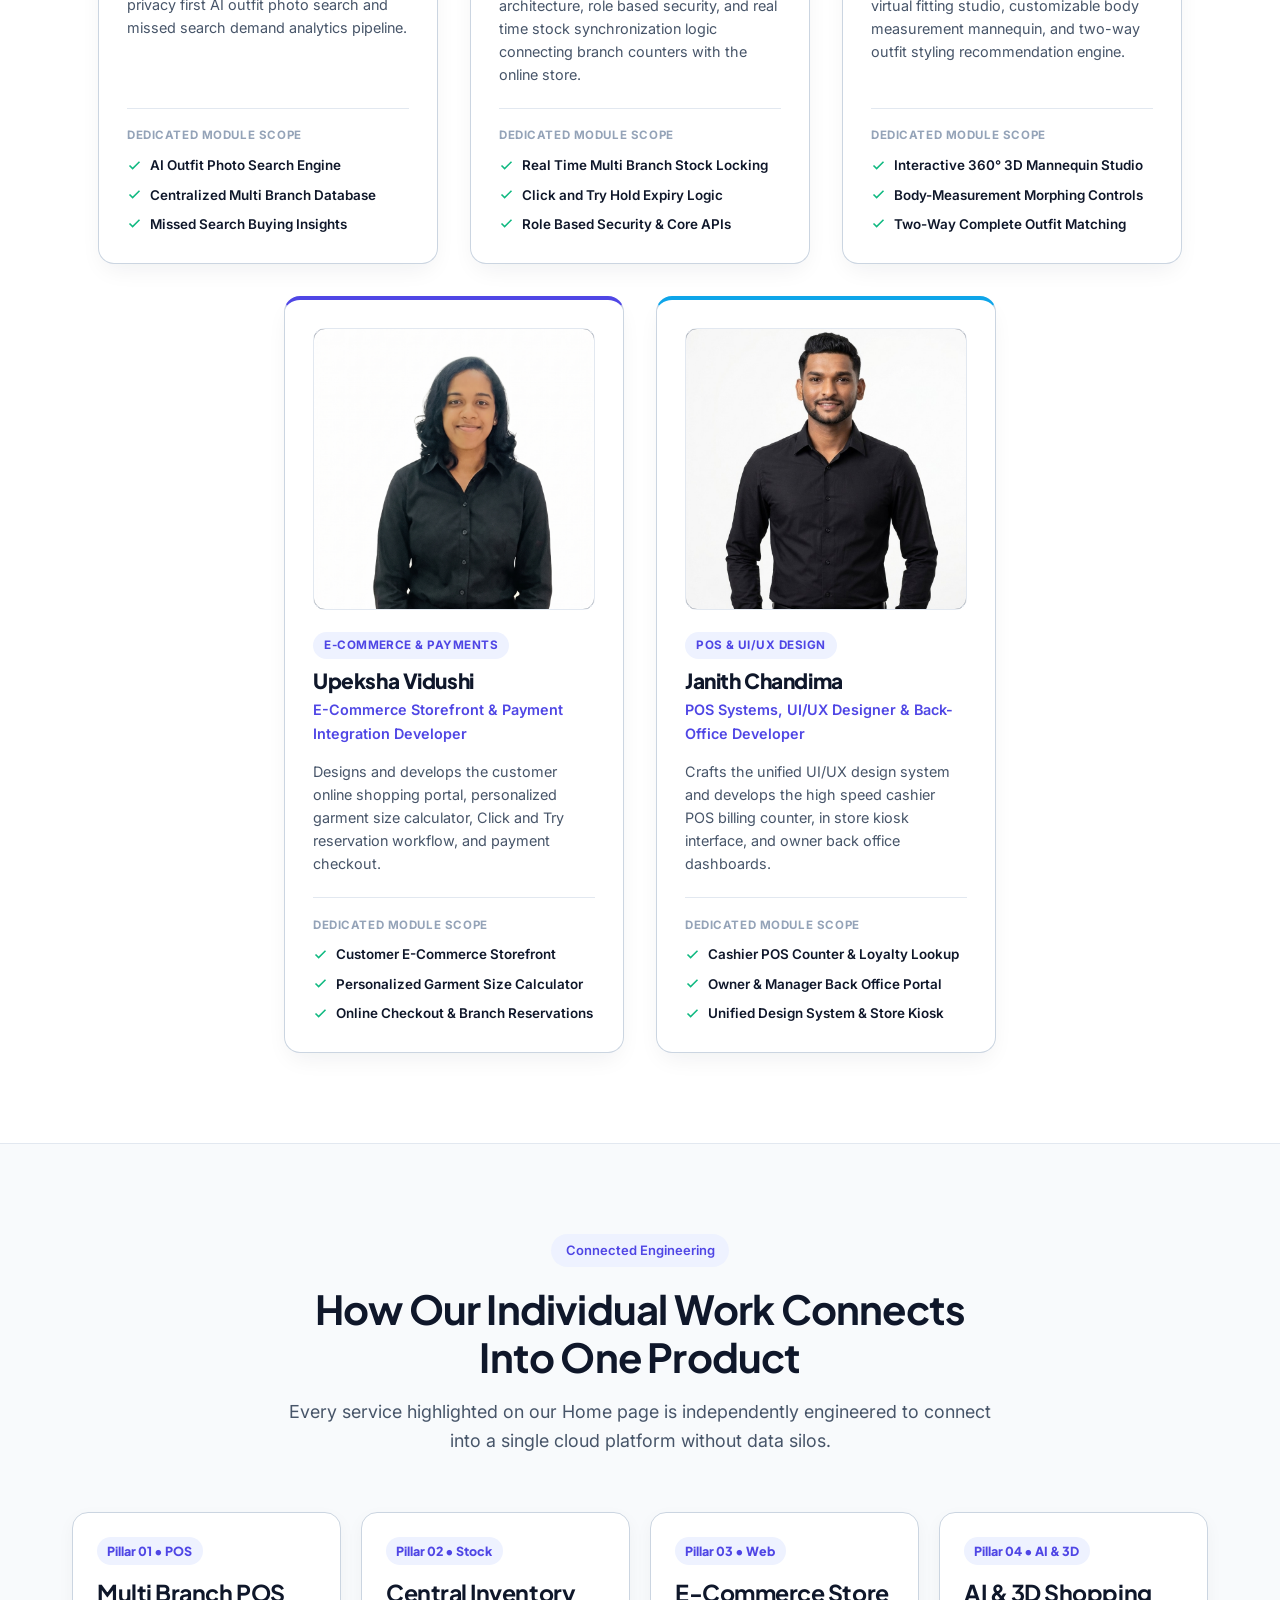
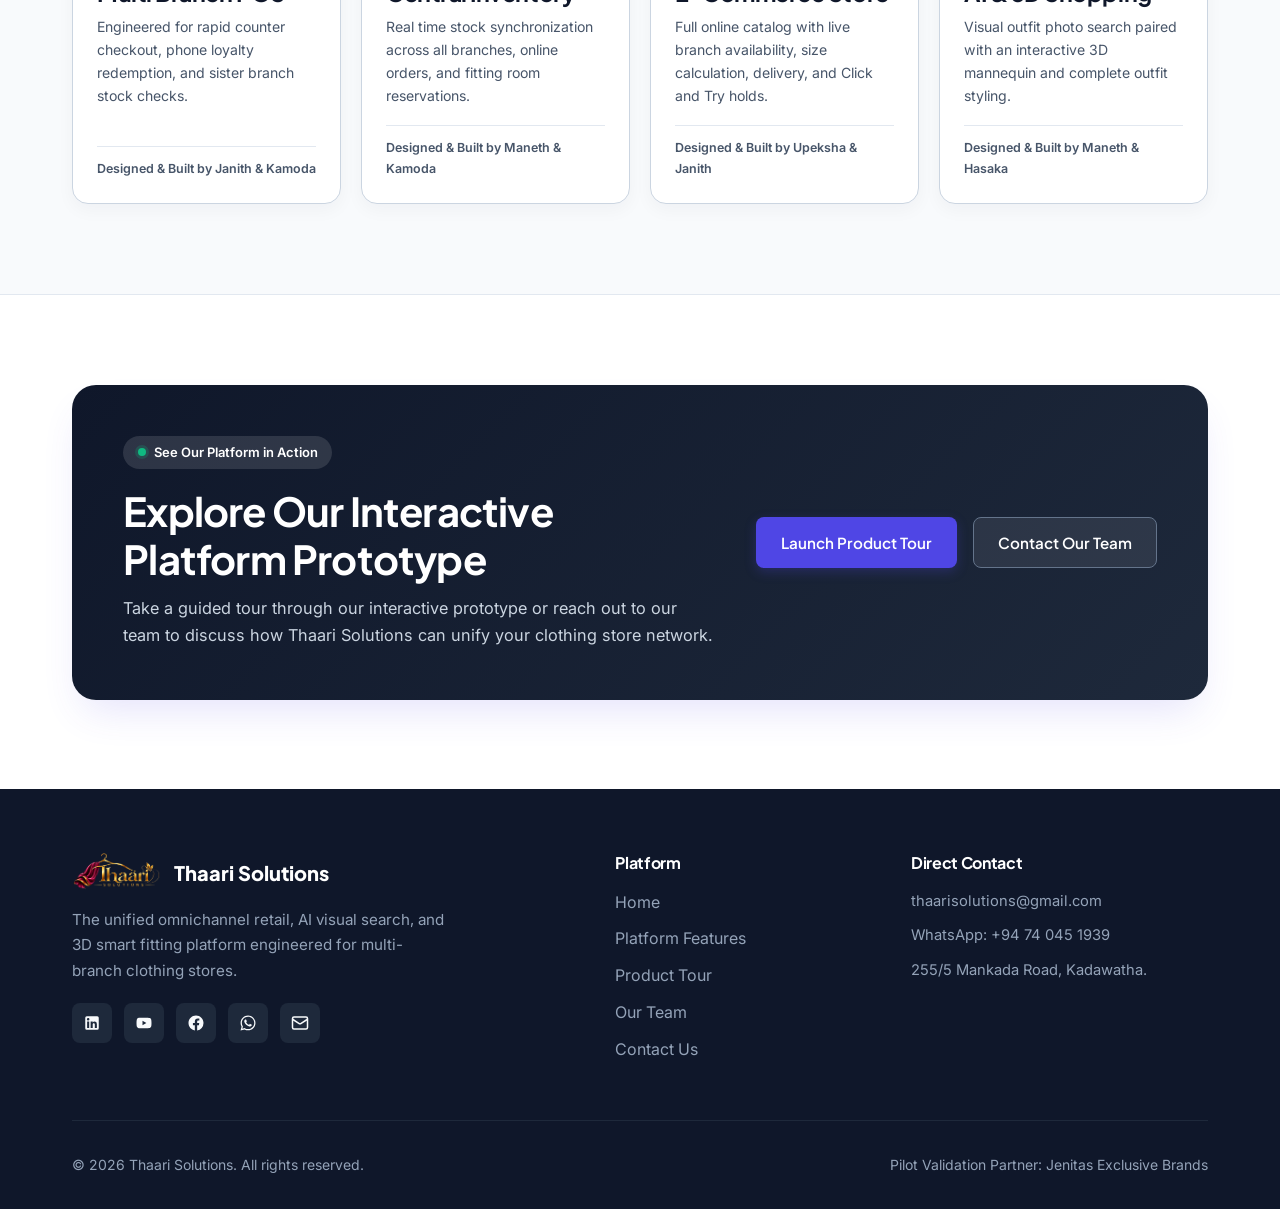
<file: team.html>
﻿<!DOCTYPE html>
<html lang="en">
<head>
  <meta charset="UTF-8" />
  <meta name="viewport" content="width=device-width, initial-scale=1.0" />
  <title>Thaari Solutions | Our Team</title>
  <!-- Primary SEO Meta Tags -->
  <meta name="description" content="Meet the five software engineers and UI/UX designers behind Thaari Solutions — building unified POS, multi-branch inventory, AI visual search, and 3D fitting technology." />
  <link rel="canonical" href="https://thaarisolutions.com/team" />

  <!-- Open Graph / Social Media Preview -->
  <meta property="og:type" content="website" />
  <meta property="og:site_name" content="Thaari Solutions" />
  <meta property="og:url" content="https://thaarisolutions.com/team" />
  <meta property="og:title" content="Thaari Solutions | Our Team" />
  <meta property="og:description" content="Meet the five software engineers and UI/UX designers behind Thaari Solutions — building unified POS, multi-branch inventory, AI visual search, and 3D fitting." />
  <meta property="og:image" content="https://thaarisolutions.com/images/main/logo.png" />

  <!-- Twitter / X Card -->
  <meta name="twitter:card" content="summary" />
  <meta name="twitter:title" content="Thaari Solutions | Our Team" />
  <meta name="twitter:description" content="Meet the five software engineers and UI/UX designers behind Thaari Solutions — building unified POS, multi-branch inventory, AI visual search, and 3D fitting." />
  <meta name="twitter:image" content="https://thaarisolutions.com/images/main/logo.png" />

  <link rel="icon" type="image/png" href="images/main/favicon.png" />
  <link rel="stylesheet" href="global.css?v=2" />

  <!-- Page-specific styles -->
  <style>
    /* Action Buttons & Announcement Pill */
    .btn-action-outline {
      display: inline-flex;
      align-items: center;
      justify-content: center;
      gap: 0.6rem;
      padding: 0.8rem 1.5rem;
      border-radius: var(--radius-sm);
      font-family: var(--font-heading);
      font-size: 0.95rem;
      font-weight: 700;
      color: var(--color-primary);
      background-color: var(--color-primary-light);
      border: 1.5px solid #818CF8;
      box-shadow: 0 2px 6px rgba(79, 70, 229, 0.1);
      transition: all 0.25s cubic-bezier(0.4, 0, 0.2, 1);
      cursor: pointer;
    }

    .btn-action-outline svg {
      transition: transform 0.25s ease;
    }

    .btn-action-outline:hover {
      background-color: var(--color-primary);
      color: #FFFFFF;
      border-color: var(--color-primary);
      box-shadow: 0 8px 20px rgba(79, 70, 229, 0.28);
      transform: translateY(-2px);
    }

    .btn-action-outline:hover svg {
      transform: translateX(4px);
    }

    .hero-announcement {
      display: inline-flex;
      align-items: center;
      gap: 0.65rem;
      padding: 0.35rem 0.95rem 0.35rem 0.35rem;
      background: #FFFFFF;
      border: 1px solid #CBD5E1;
      border-radius: var(--radius-pill);
      font-size: 0.82rem;
      font-weight: 600;
      color: var(--text-secondary);
      margin-bottom: 1.4rem;
      box-shadow: 0 2px 6px rgba(15, 23, 42, 0.04);
    }

    .hero-announcement-tag {
      background: var(--color-primary);
      color: #FFFFFF;
      padding: 0.18rem 0.65rem;
      border-radius: var(--radius-pill);
      font-weight: 700;
      font-size: 0.72rem;
      text-transform: uppercase;
      letter-spacing: 0.04em;
    }

    /* Team Hero Section */
    .team-hero {
      padding-top: clamp(3rem, 5.5vw, 4.75rem);
      padding-bottom: clamp(3rem, 5.5vw, 4.5rem);
      background:
        radial-gradient(circle at 12% 15%, rgba(79, 70, 229, 0.08) 0%, transparent 40%),
        radial-gradient(circle at 88% 20%, rgba(14, 165, 233, 0.08) 0%, transparent 42%),
        linear-gradient(180deg, #FFFFFF 0%, #F8FAFC 100%);
      border-bottom: 1px solid var(--border-light);
      text-align: center;
    }

    .team-hero-header {
      max-width: 780px;
      margin: 0 auto;
    }

    .team-pillars-bar {
      margin-top: 3rem;
      display: grid;
      grid-template-columns: repeat(3, 1fr);
      gap: 1.25rem;
      text-align: left;
    }

    .team-pillar-item {
      background: #FFFFFF;
      border: 1px solid #CBD5E1;
      border-left: 4px solid var(--color-primary);
      border-radius: var(--radius-md);
      padding: 1.25rem 1.35rem;
      box-shadow: 0 4px 12px rgba(15, 23, 42, 0.04);
    }

    .team-pillar-item.accent-cyan {
      border-left-color: var(--color-accent);
    }

    .team-pillar-item.accent-emerald {
      border-left-color: var(--color-success);
    }

    .team-pillar-title {
      font-family: var(--font-heading);
      font-size: 0.96rem;
      font-weight: 700;
      color: var(--text-primary);
      margin-bottom: 0.3rem;
    }

    .team-pillar-desc {
      font-size: 0.84rem;
      color: var(--text-secondary);
      line-height: 1.48;
    }

    /* Team Member Cards */
    .member-card {
      background: #FFFFFF;
      border: 1px solid #CBD5E1;
      border-top: 4px solid var(--color-primary);
      border-radius: var(--radius-lg);
      padding: 1.75rem;
      box-shadow: 0 10px 24px -6px rgba(15, 23, 42, 0.07);
      transition: all 0.28s cubic-bezier(0.4, 0, 0.2, 1);
      display: flex;
      flex-direction: column;
      position: relative;
      overflow: hidden;
    }

    .member-card:hover {
      transform: translateY(-6px);
      box-shadow: 0 20px 38px -10px rgba(79, 70, 229, 0.16);
      border-color: #818CF8;
      border-top-color: var(--color-primary);
    }

    .member-card.accent-cyan {
      border-top-color: var(--color-accent);
    }

    .member-card.accent-emerald {
      border-top-color: var(--color-success);
    }

    /* Member portrait and monogram fallback */
    .member-photo-wrapper {
      position: relative;
      width: 100%;
      aspect-ratio: 1 / 1;
      border-radius: var(--radius-md);
      overflow: hidden;
      background: linear-gradient(145deg, #0F172A 0%, #1E293B 100%);
      margin-bottom: 1.35rem;
      border: 1px solid #E2E8F0;
    }

    .member-photo {
      width: 100%;
      height: 100%;
      object-fit: cover;
      object-position: center top;
      display: none;
      transition: transform 0.4s ease;
    }

    .member-card:hover .member-photo {
      transform: scale(1.04);
    }

    .member-avatar-fallback {
      width: 100%;
      height: 100%;
      display: flex;
      flex-direction: column;
      align-items: center;
      justify-content: center;
      background:
        radial-gradient(circle at 50% 25%, rgba(79, 70, 229, 0.28), transparent 65%),
        linear-gradient(145deg, #0F172A 0%, #1E293B 100%);
      color: #FFFFFF;
      padding: 1.5rem;
      text-align: center;
    }

    .avatar-initials {
      width: 78px;
      height: 78px;
      border-radius: 50%;
      background: linear-gradient(135deg, var(--color-primary), var(--color-accent));
      color: #FFFFFF;
      font-family: var(--font-heading);
      font-size: 1.65rem;
      font-weight: 800;
      display: flex;
      align-items: center;
      justify-content: center;
      box-shadow: 0 8px 20px rgba(79, 70, 229, 0.35);
      margin-bottom: 0.85rem;
      border: 2px solid rgba(255, 255, 255, 0.2);
    }

    .avatar-domain-label {
      font-size: 0.78rem;
      font-weight: 600;
      color: #CBD5E1;
      letter-spacing: 0.03em;
    }

    /* Member metadata and descriptions */
    .member-badge-row {
      display: flex;
      align-items: center;
      justify-content: flex-start;
      gap: 0.5rem;
      margin-bottom: 0.65rem;
    }

    .member-domain-tag {
      font-size: 0.73rem;
      font-weight: 700;
      text-transform: uppercase;
      letter-spacing: 0.04em;
      padding: 0.25rem 0.7rem;
      border-radius: var(--radius-pill);
      background: var(--color-primary-light);
      color: var(--color-primary);
    }

    .member-name {
      font-family: var(--font-heading);
      font-size: 1.3rem;
      font-weight: 800;
      color: var(--text-primary);
      margin-bottom: 0.25rem;
    }

    .member-role {
      font-size: 0.9rem;
      font-weight: 600;
      color: var(--color-primary);
      margin-bottom: 0.9rem;
    }

    .member-bio {
      font-size: 0.9rem;
      color: var(--text-secondary);
      line-height: 1.6;
      margin-bottom: 1.35rem;
    }

    /* Module ownership summary */
    .member-module-box {
      margin-top: auto;
      padding-top: 1.1rem;
      border-top: 1px solid var(--border-light);
    }

    .member-module-title {
      font-size: 0.72rem;
      font-weight: 700;
      text-transform: uppercase;
      letter-spacing: 0.05em;
      color: var(--text-muted);
      margin-bottom: 0.55rem;
    }

    .member-focus-list {
      display: grid;
      gap: 0.45rem;
    }

    .member-focus-list li {
      display: flex;
      align-items: center;
      gap: 0.5rem;
      font-size: 0.84rem;
      font-weight: 600;
      color: var(--text-primary);
    }

    .member-focus-list svg {
      color: var(--color-success);
      flex-shrink: 0;
    }

    /* Platform Integration Matrix */
    .workflow-grid {
      display: grid;
      grid-template-columns: repeat(4, 1fr);
      gap: 1.25rem;
    }

    .workflow-card {
      background: #FFFFFF;
      border: 1px solid #CBD5E1;
      border-radius: var(--radius-lg);
      padding: 1.5rem;
      box-shadow: 0 6px 18px rgba(15, 23, 42, 0.04);
      display: flex;
      flex-direction: column;
      justify-content: space-between;
    }

    .workflow-step-num {
      font-family: var(--font-heading);
      font-size: 0.78rem;
      font-weight: 800;
      color: var(--color-primary);
      background: var(--color-primary-light);
      padding: 0.25rem 0.65rem;
      border-radius: var(--radius-pill);
      display: inline-block;
      margin-bottom: 0.85rem;
      width: fit-content;
    }

    .workflow-owner {
      margin-top: 1.1rem;
      padding-top: 0.75rem;
      border-top: 1px solid var(--border-light);
      font-size: 0.78rem;
      font-weight: 600;
      color: var(--text-secondary);
    }

    /* Call-to-Action Banner */
    .cta-banner {
      background: linear-gradient(135deg, #0F172A 0%, #1E293B 100%);
      color: var(--text-on-dark);
      border-radius: var(--radius-xl);
      padding: clamp(2rem, 4vw, 3.25rem);
      display: flex;
      align-items: center;
      justify-content: space-between;
      gap: 2.5rem;
      box-shadow: var(--shadow-lg);
    }

    /* Scroll Reveal Animations */
    .reveal-item {
      opacity: 0;
      transform: translateY(16px);
      transition: opacity 0.5s ease-out, transform 0.5s ease-out;
    }

    .reveal-item.visible {
      opacity: 1;
      transform: translateY(0);
    }

    /* Responsive Layout */
    @media (max-width: 992px) {
      .team-pillars-bar {
        grid-template-columns: 1fr;
      }

      .workflow-grid {
        grid-template-columns: repeat(2, 1fr);
      }

      .cta-banner {
        flex-direction: column;
        text-align: center;
      }
    }

    @media (max-width: 576px) {
      .workflow-grid {
        grid-template-columns: 1fr;
      }
    }
  </style>
</head>
<body>

  <div class="page-wrapper">

    <!-- Site Navigation -->
    <header class="navbar">
      <div class="container navbar-container">
        <a href="index.html" class="brand-logo">
          <img src="images/main/logo.png" alt="Thaari Solutions Logo" onerror="this.style.display='none'; this.nextElementSibling.style.display='flex';" />
          <span class="brand-logo-mark" style="display: none;">T</span>
          <span>Thaari Solutions</span>
        </a>

        <nav>
          <ul class="nav-links" id="navLinks">
            <li><a href="index.html" class="nav-link">Home</a></li>
            <li><a href="features.html" class="nav-link">Platform Features</a></li>
            <li><a href="tour.html" class="nav-link">Product Tour</a></li>
            <li><a href="team.html" class="nav-link">Our Team</a></li>
            <li><a href="contact.html" class="nav-link">Contact Us</a></li>
          </ul>
        </nav>

        <div class="nav-actions">
          <a href="contact.html" class="btn btn-primary">Request a Demo</a>
          <button class="mobile-menu-btn" id="mobileMenuBtn" aria-label="Toggle Menu">
            <svg width="22" height="22" viewBox="0 0 24 24" fill="none" stroke="currentColor" stroke-width="2">
              <line x1="3" y1="6" x2="21" y2="6"></line>
              <line x1="3" y1="12" x2="21" y2="12"></line>
              <line x1="3" y1="18" x2="21" y2="18"></line>
            </svg>
          </button>
        </div>
      </div>
    </header>

    <!-- Main Content -->
    <main>

      <!-- Hero Section -->
      <section class="team-hero">
        <div class="container">
          <div class="team-hero-header">
            <div class="hero-announcement">
              <span class="hero-announcement-tag">Our Team</span>
              <span>5 Dedicated Developers &amp; Designers &bull; One Unified Retail Platform</span>
            </div>

            <h1 class="heading-xl" style="margin-bottom: 1.15rem;">
              The Creators Behind <span class="text-gradient">Thaari Solutions</span>
            </h1>
            <p class="text-lead" style="margin-inline: auto;">
              We are a five member software engineering and design team building a unified POS, multi branch inventory, and AI driven e-commerce system tailored for modern clothing retailers.
            </p>
          </div>

          <!-- Engineering Principles -->
          <div class="team-pillars-bar">
            <div class="team-pillar-item">
              <div class="team-pillar-title">1. Dedicated Module Ownership</div>
              <p class="team-pillar-desc">
                Operating within a centrally designed system architecture, the deep technical design and individual development of every core module from POS billing to AI photo search is driven independently by a dedicated specialist.
              </p>
            </div>

            <div class="team-pillar-item accent-cyan">
              <div class="team-pillar-title">2. Grounded in Real Retail Needs</div>
              <p class="team-pillar-desc">
                Our platform architecture is planned around real interviews and operational challenges faced by multi-branch apparel stores.
              </p>
            </div>

            <div class="team-pillar-item accent-emerald">
              <div class="team-pillar-title">3. Unified Design System</div>
              <p class="team-pillar-desc">
                All five modules are architected to share one central database and a consistent, easy to use interface for staff and shoppers.
              </p>
            </div>
          </div>
        </div>
      </section>

      <!-- Team Members Section -->
      <section class="section">
        <div class="container">
          <div class="section-header reveal-item">
            <span class="badge">Platform Developers &amp; Designers</span>
            <h2 class="heading-lg">Meet the Specialists Behind Each Platform Module</h2>
            <p class="text-lead">
              Each member of our team takes dedicated ownership of designing and developing a critical pillar of the Thaari Solutions ecosystem.
            </p>
          </div>

          <div class="team-grid reveal-item">

            <!-- Maneth Amarasinghe -->
            <article class="member-card">
              <div class="member-photo-wrapper">
                <img
                  src="images/team/maneth.png"
                  alt="Maneth Amarasinghe - Database & AI Visual Search Developer"
                  class="member-photo"
                  onload="this.style.display='block'; this.nextElementSibling.style.display='none';"
                  onerror="this.style.display='none';"
                />
                <div class="member-avatar-fallback">
                  <div class="avatar-initials">MA</div>
                  <span class="avatar-domain-label">AI Search &amp; Central Database</span>
                </div>
              </div>

              <div class="member-badge-row">
                <span class="member-domain-tag">AI &amp; Database Engineering</span>
              </div>

              <h3 class="member-name">Maneth Amarasinghe</h3>
              <p class="member-role">Database &amp; AI Visual Search Developer</p>
              <p class="member-bio">
                Designs the centralized multi branch database schema and engineers the privacy first AI outfit photo search and missed search demand analytics pipeline.
              </p>

              <div class="member-module-box">
                <div class="member-module-title">Dedicated Module Scope</div>
                <ul class="member-focus-list">
                  <li>
                    <svg width="15" height="15" viewBox="0 0 24 24" fill="none" stroke="currentColor" stroke-width="2.5"><polyline points="20 6 9 17 4 12"/></svg>
                    <span>AI Outfit Photo Search Engine</span>
                  </li>
                  <li>
                    <svg width="15" height="15" viewBox="0 0 24 24" fill="none" stroke="currentColor" stroke-width="2.5"><polyline points="20 6 9 17 4 12"/></svg>
                    <span>Centralized Multi Branch Database</span>
                  </li>
                  <li>
                    <svg width="15" height="15" viewBox="0 0 24 24" fill="none" stroke="currentColor" stroke-width="2.5"><polyline points="20 6 9 17 4 12"/></svg>
                    <span>Missed Search Buying Insights</span>
                  </li>
                </ul>
              </div>
            </article>

            <!-- Kamoda Lakshan -->
            <article class="member-card accent-cyan">
              <div class="member-photo-wrapper">
                <img
                  src="images/team/kamoda.png"
                  alt="Kamoda Lakshan - System Architecture Designer & Core Backend Developer"
                  class="member-photo"
                  onload="this.style.display='block'; this.nextElementSibling.style.display='none';"
                  onerror="this.style.display='none';"
                />
                <div class="member-avatar-fallback">
                  <div class="avatar-initials">KL</div>
                  <span class="avatar-domain-label">System Architecture &amp; Sync</span>
                </div>
              </div>

              <div class="member-badge-row">
                <span class="member-domain-tag">System Architecture &amp; Backend</span>
              </div>

              <h3 class="member-name">Kamoda Lakshan</h3>
              <p class="member-role">System Architecture Designer &amp; Core Backend Developer</p>
              <p class="member-bio">
                Designs the end to end platform architecture, role based security, and real time stock synchronization logic connecting branch counters with the online store.
              </p>

              <div class="member-module-box">
                <div class="member-module-title">Dedicated Module Scope</div>
                <ul class="member-focus-list">
                  <li>
                    <svg width="15" height="15" viewBox="0 0 24 24" fill="none" stroke="currentColor" stroke-width="2.5"><polyline points="20 6 9 17 4 12"/></svg>
                    <span>Real Time Multi Branch Stock Locking</span>
                  </li>
                  <li>
                    <svg width="15" height="15" viewBox="0 0 24 24" fill="none" stroke="currentColor" stroke-width="2.5"><polyline points="20 6 9 17 4 12"/></svg>
                    <span>Click and Try Hold Expiry Logic</span>
                  </li>
                  <li>
                    <svg width="15" height="15" viewBox="0 0 24 24" fill="none" stroke="currentColor" stroke-width="2.5"><polyline points="20 6 9 17 4 12"/></svg>
                    <span>Role Based Security &amp; Core APIs</span>
                  </li>
                </ul>
              </div>
            </article>

            <!-- Hasaka Perera -->
            <article class="member-card accent-emerald">
              <div class="member-photo-wrapper">
                <img
                  src="images/team/hasaka.png"
                  alt="Hasaka Perera - 3D Graphics Engine & Smart Outfit AI Developer"
                  class="member-photo"
                  onload="this.style.display='block'; this.nextElementSibling.style.display='none';"
                  onerror="this.style.display='none';"
                />
                <div class="member-avatar-fallback">
                  <div class="avatar-initials">HP</div>
                  <span class="avatar-domain-label">3D Fitting &amp; Outfit AI</span>
                </div>
              </div>

              <div class="member-badge-row">
                <span class="member-domain-tag">3D Graphics &amp; Styling AI</span>
              </div>

              <h3 class="member-name">Hasaka Perera</h3>
              <p class="member-role">3D Graphics Engine &amp; Smart Outfit AI Developer</p>
              <p class="member-bio">
                Develops the interactive 360 degree 3D virtual fitting studio, customizable body measurement mannequin, and two-way outfit styling recommendation engine.
              </p>

              <div class="member-module-box">
                <div class="member-module-title">Dedicated Module Scope</div>
                <ul class="member-focus-list">
                  <li>
                    <svg width="15" height="15" viewBox="0 0 24 24" fill="none" stroke="currentColor" stroke-width="2.5"><polyline points="20 6 9 17 4 12"/></svg>
                    <span>Interactive 360&deg; 3D Mannequin Studio</span>
                  </li>
                  <li>
                    <svg width="15" height="15" viewBox="0 0 24 24" fill="none" stroke="currentColor" stroke-width="2.5"><polyline points="20 6 9 17 4 12"/></svg>
                    <span>Body-Measurement Morphing Controls</span>
                  </li>
                  <li>
                    <svg width="15" height="15" viewBox="0 0 24 24" fill="none" stroke="currentColor" stroke-width="2.5"><polyline points="20 6 9 17 4 12"/></svg>
                    <span>Two-Way Complete Outfit Matching</span>
                  </li>
                </ul>
              </div>
            </article>

            <!-- Upeksha Vidushi -->
            <article class="member-card">
              <div class="member-photo-wrapper">
                <img
                  src="images/team/upeksha.png"
                  alt="Upeksha Vidushi - E-Commerce Storefront & Payment Integration Developer"
                  class="member-photo"
                  onload="this.style.display='block'; this.nextElementSibling.style.display='none';"
                  onerror="this.style.display='none';"
                />
                <div class="member-avatar-fallback">
                  <div class="avatar-initials">UV</div>
                  <span class="avatar-domain-label">E-Commerce &amp; Checkout</span>
                </div>
              </div>

              <div class="member-badge-row">
                <span class="member-domain-tag">E-Commerce &amp; Payments</span>
              </div>

              <h3 class="member-name">Upeksha Vidushi</h3>
              <p class="member-role">E-Commerce Storefront &amp; Payment Integration Developer</p>
              <p class="member-bio">
                Designs and develops the customer online shopping portal, personalized garment size calculator, Click and Try reservation workflow, and payment checkout.
              </p>

              <div class="member-module-box">
                <div class="member-module-title">Dedicated Module Scope</div>
                <ul class="member-focus-list">
                  <li>
                    <svg width="15" height="15" viewBox="0 0 24 24" fill="none" stroke="currentColor" stroke-width="2.5"><polyline points="20 6 9 17 4 12"/></svg>
                    <span>Customer E-Commerce Storefront</span>
                  </li>
                  <li>
                    <svg width="15" height="15" viewBox="0 0 24 24" fill="none" stroke="currentColor" stroke-width="2.5"><polyline points="20 6 9 17 4 12"/></svg>
                    <span>Personalized Garment Size Calculator</span>
                  </li>
                  <li>
                    <svg width="15" height="15" viewBox="0 0 24 24" fill="none" stroke="currentColor" stroke-width="2.5"><polyline points="20 6 9 17 4 12"/></svg>
                    <span>Online Checkout &amp; Branch Reservations</span>
                  </li>
                </ul>
              </div>
            </article>

            <!-- Janith Chandima -->
            <article class="member-card accent-cyan">
              <div class="member-photo-wrapper">
                <img
                  src="images/team/janith.png"
                  alt="Janith Chandima - POS Systems, UI/UX Designer & Back-Office Developer"
                  class="member-photo"
                  onload="this.style.display='block'; this.nextElementSibling.style.display='none';"
                  onerror="this.style.display='none';"
                />
                <div class="member-avatar-fallback">
                  <div class="avatar-initials">JC</div>
                  <span class="avatar-domain-label">POS &amp; Back-Office UI/UX</span>
                </div>
              </div>

              <div class="member-badge-row">
                <span class="member-domain-tag">POS &amp; UI/UX Design</span>
              </div>

              <h3 class="member-name">Janith Chandima</h3>
              <p class="member-role">POS Systems, UI/UX Designer &amp; Back-Office Developer</p>
              <p class="member-bio">
                Crafts the unified UI/UX design system and develops the high speed cashier POS billing counter, in store kiosk interface, and owner back office dashboards.
              </p>

              <div class="member-module-box">
                <div class="member-module-title">Dedicated Module Scope</div>
                <ul class="member-focus-list">
                  <li>
                    <svg width="15" height="15" viewBox="0 0 24 24" fill="none" stroke="currentColor" stroke-width="2.5"><polyline points="20 6 9 17 4 12"/></svg>
                    <span>Cashier POS Counter &amp; Loyalty Lookup</span>
                  </li>
                  <li>
                    <svg width="15" height="15" viewBox="0 0 24 24" fill="none" stroke="currentColor" stroke-width="2.5"><polyline points="20 6 9 17 4 12"/></svg>
                    <span>Owner &amp; Manager Back Office Portal</span>
                  </li>
                  <li>
                    <svg width="15" height="15" viewBox="0 0 24 24" fill="none" stroke="currentColor" stroke-width="2.5"><polyline points="20 6 9 17 4 12"/></svg>
                    <span>Unified Design System &amp; Store Kiosk</span>
                  </li>
                </ul>
              </div>
            </article>

          </div>
        </div>
      </section>

      <!-- Platform Integration Section -->
      <section class="section section-subtle">
        <div class="container">
          <div class="section-header reveal-item">
            <span class="badge">Connected Engineering</span>
            <h2 class="heading-lg">How Our Individual Work Connects Into One Product</h2>
            <p class="text-lead">
              Every service highlighted on our Home page is independently engineered to connect into a single cloud platform without data silos.
            </p>
          </div>

          <div class="workflow-grid reveal-item">
            <div class="workflow-card">
              <div>
                <span class="workflow-step-num">Pillar 01 &bull; POS</span>
                <h3 class="heading-md" style="margin-bottom: 0.5rem;">Multi Branch POS</h3>
                <p style="font-size: 0.88rem;">
                  Engineered for rapid counter checkout, phone loyalty redemption, and sister branch stock checks.
                </p>
              </div>
              <div class="workflow-owner">Designed &amp; Built by Janith &amp; Kamoda</div>
            </div>

            <div class="workflow-card">
              <div>
                <span class="workflow-step-num">Pillar 02 &bull; Stock</span>
                <h3 class="heading-md" style="margin-bottom: 0.5rem;">Central Inventory</h3>
                <p style="font-size: 0.88rem;">
                  Real time stock synchronization across all branches, online orders, and fitting room reservations.
                </p>
              </div>
              <div class="workflow-owner">Designed &amp; Built by Maneth &amp; Kamoda</div>
            </div>

            <div class="workflow-card">
              <div>
                <span class="workflow-step-num">Pillar 03 &bull; Web</span>
                <h3 class="heading-md" style="margin-bottom: 0.5rem;">E-Commerce Store</h3>
                <p style="font-size: 0.88rem;">
                  Full online catalog with live branch availability, size calculation, delivery, and Click and Try holds.
                </p>
              </div>
              <div class="workflow-owner">Designed &amp; Built by Upeksha &amp; Janith</div>
            </div>

            <div class="workflow-card">
              <div>
                <span class="workflow-step-num">Pillar 04 &bull; AI &amp; 3D</span>
                <h3 class="heading-md" style="margin-bottom: 0.5rem;">AI &amp; 3D Shopping</h3>
                <p style="font-size: 0.88rem;">
                  Visual outfit photo search paired with an interactive 3D mannequin and complete outfit styling.
                </p>
              </div>
              <div class="workflow-owner">Designed &amp; Built by Maneth &amp; Hasaka</div>
            </div>
          </div>
        </div>
      </section>

      <!-- Call-to-Action Section -->
      <section class="section">
        <div class="container">
          <div class="cta-banner reveal-item">
            <div style="max-width: 640px;">
              <span class="badge badge-live" style="background: rgba(255, 255, 255, 0.12); color: #FFFFFF;">
                See Our Platform in Action
              </span>
              <h2 class="heading-lg" style="color: #FFFFFF; margin-bottom: 0.75rem;">
                Explore Our Interactive Platform Prototype
              </h2>
              <p style="color: #CBD5E1; font-size: 1.02rem;">
                Take a guided tour through our interactive prototype or reach out to our team to discuss how Thaari Solutions can unify your clothing store network.
              </p>
            </div>

            <div style="display: flex; flex-wrap: wrap; gap: 1rem; flex-shrink: 0;">
              <a href="tour.html" class="btn btn-primary">Launch Product Tour</a>
              <a href="contact.html" class="btn btn-outline" style="background: rgba(255,255,255,0.08); color: #FFFFFF; border-color: #64748B;">
                Contact Our Team
              </a>
            </div>
          </div>
        </div>
      </section>

    </main>

    <!-- Site Footer -->
    <footer class="footer">
      <div class="container">
        <div class="footer-grid">
          <div>
            <a href="index.html" class="brand-logo" style="color: #FFFFFF; margin-bottom: 1rem;">
              <img src="images/main/logo.png" alt="Thaari Solutions Logo" onerror="this.style.display='none'; this.nextElementSibling.style.display='flex';" />
              <span class="brand-logo-mark" style="display: none;">T</span>
              <span>Thaari Solutions</span>
            </a>
            <p style="max-width: 38ch; font-size: 0.95rem;">
              The unified omnichannel retail, AI visual search, and 3D smart fitting platform engineered for multi-branch clothing stores.
            </p>

            <div class="social-links">
              <a href="#" data-social="linkedin" target="_blank" rel="noopener" class="social-icon-btn" aria-label="LinkedIn" title="LinkedIn">
                <svg width="18" height="18" fill="currentColor" viewBox="0 0 24 24">
                  <path d="M19 3a2 2 0 0 1 2 2v14a2 2 0 0 1-2 2H5a2 2 0 0 1-2-2V5a2 2 0 0 1 2-2h14m-.5 15.5v-5.3a3.26 3.26 0 0 0-3.26-3.26c-.85 0-1.84.52-2.28 1.3v-1.11h-2.79v8.37h2.79v-4.93c0-.77.62-1.4 1.39-1.4a1.4 1.4 0 0 1 1.4 1.4v4.93h2.75M6.88 8.56a1.68 1.68 0 0 0 1.68-1.68c0-.93-.75-1.69-1.68-1.69a1.69 1.69 0 0 0-1.69 1.69c0 .93.76 1.68 1.69 1.68m1.39 9.94v-8.37H5.5v8.37h2.77z"/>
                </svg>
              </a>
              <a href="#" data-social="youtube" target="_blank" rel="noopener" class="social-icon-btn" aria-label="YouTube" title="YouTube">
                <svg width="18" height="18" fill="currentColor" viewBox="0 0 24 24">
                  <path d="M10 15l5.19-3L10 9v6m11.56-7.83c.13.47.22 1.1.28 1.9.07.8.1 1.49.1 2.09L22 12c0 2.19-.16 3.8-.44 4.83-.25.9-.83 1.48-1.73 1.73-.47.13-1.33.22-2.65.28-1.3.07-2.49.1-3.59.1L12 19c-4.19 0-6.8-.16-7.83-.44-.9-.25-1.48-.83-1.73-1.73-.13-.47-.22-1.1-.28-1.9-.07-.8-.1-1.49-.1-2.09L2 12c0-2.19.16-3.8.44-4.83.25-.9.83-1.48 1.73-1.73.47-.13 1.33-.22 2.65-.28 1.3-.07 2.49-.1 3.59-.1L12 5c4.19 0 6.8.16 7.83.44.9.25 1.48.83 1.73 1.73z"/>
                </svg>
              </a>
              <a href="#" data-social="facebook" target="_blank" rel="noopener" class="social-icon-btn" aria-label="Facebook" title="Facebook">
                <svg width="18" height="18" fill="currentColor" viewBox="0 0 24 24">
                  <path d="M12 2.04C6.5 2.04 2 6.53 2 12.06C2 17.06 5.66 21.21 10.44 21.96V14.96H7.9V12.06H10.44V9.85C10.44 7.34 11.93 5.96 14.22 5.96C15.31 5.96 16.45 6.15 16.45 6.15V8.62H15.19C13.95 8.62 13.56 9.39 13.56 10.18V12.06H16.34L15.89 14.96H13.56V21.96A10 10 0 0 0 22 12.06C22 6.53 17.5 2.04 12 2.04Z"/>
                </svg>
              </a>
              <a href="#" data-social="whatsapp" target="_blank" rel="noopener" class="social-icon-btn" aria-label="WhatsApp" title="WhatsApp">
                <svg width="18" height="18" fill="currentColor" viewBox="0 0 24 24">
                  <path d="M12.04 2C6.58 2 2.13 6.45 2.13 11.91C2.13 13.66 2.59 15.36 3.45 16.86L2.05 22L7.3 20.62C8.75 21.41 10.38 21.83 12.04 21.83C17.5 21.83 21.95 17.38 21.95 11.92C21.95 9.27 20.92 6.78 19.05 4.91C17.18 3.03 14.69 2 12.04 2M12.05 3.67C14.25 3.67 16.31 4.53 17.87 6.09C19.42 7.65 20.28 9.72 20.28 11.92C20.28 16.46 16.58 20.15 12.04 20.15C10.56 20.15 9.11 19.76 7.85 19L7.55 18.83L4.43 19.65L5.26 16.61L5.06 16.29C4.24 15 3.8 13.47 3.8 11.91C3.81 7.37 7.5 3.67 12.05 3.67M8.53 7.33C8.37 7.33 8.1 7.39 7.87 7.64C7.65 7.89 7 8.5 7 9.71C7 10.93 7.89 12.1 8 12.27C8.14 12.44 9.76 14.94 12.25 16C12.84 16.27 13.3 16.42 13.66 16.53C14.25 16.72 14.79 16.69 15.22 16.63C15.7 16.56 16.68 16.03 16.89 15.45C17.1 14.87 17.1 14.38 17.04 14.27C16.97 14.17 16.81 14.11 16.56 14C16.31 13.86 15.09 13.26 14.87 13.18C14.64 13.1 14.5 13.06 14.31 13.3C14.15 13.55 13.67 14.11 13.53 14.27C13.38 14.44 13.24 14.46 13 14.34C12.74 14.21 11.94 13.95 11 13.11C10.26 12.45 9.77 11.64 9.62 11.39C9.5 11.15 9.61 11 9.73 10.89C9.84 10.78 10 10.6 10.1 10.45C10.23 10.31 10.27 10.2 10.35 10.04C10.43 9.87 10.39 9.73 10.33 9.61C10.27 9.5 9.77 8.26 9.56 7.77C9.36 7.29 9.16 7.35 9 7.34C8.86 7.34 8.7 7.33 8.53 7.33Z"/>
                </svg>
              </a>
              <a href="#" data-social="email" class="social-icon-btn" aria-label="Email Us" title="Email Us">
                <svg width="18" height="18" fill="none" stroke="currentColor" stroke-width="2" viewBox="0 0 24 24">
                  <rect width="20" height="16" x="2" y="4" rx="2"/>
                  <path d="m22 7-8.97 5.7a1.94 1.94 0 0 1-2.06 0L2 7"/>
                </svg>
              </a>
            </div>
          </div>

          <div>
            <h4>Platform</h4>
            <ul class="footer-links">
              <li><a href="index.html">Home</a></li>
              <li><a href="features.html">Platform Features</a></li>
              <li><a href="tour.html">Product Tour</a></li>
              <li><a href="team.html">Our Team</a></li>
              <li><a href="contact.html">Contact Us</a></li>
            </ul>
          </div>

          <div>
            <h4>Direct Contact</h4>
            <ul class="footer-links" style="font-size: 0.92rem;">
              <li><a href="#" data-social="email" id="footerEmailText">Email Us</a></li>
              <li><a href="#" data-social="whatsapp" target="_blank" rel="noopener" id="footerPhoneText">WhatsApp Us</a></li>
              <li id="footerLocationText">Location</li>
            </ul>
          </div>
        </div>

        <div class="footer-bottom">
          <span>&copy; 2026 Thaari Solutions. All rights reserved.</span>
          <span>Pilot Validation Partner: Jenitas Exclusive Brands</span>
        </div>
      </div>
    </footer>

  </div>

  <script src="constants.js"></script>
  <script src="main.js"></script>

  <!-- Page-specific scripts -->
  <script>
    document.addEventListener("DOMContentLoaded", () => {
      // Initialize scroll reveal animations
      const revealEls = document.querySelectorAll(".reveal-item");
      if ("IntersectionObserver" in window) {
        const observer = new IntersectionObserver((entries, obs) => {
          entries.forEach(entry => {
            if (entry.isIntersecting) {
              entry.target.classList.add("visible");
              obs.unobserve(entry.target);
            }
          });
        }, { threshold: 0.12 });

        revealEls.forEach(el => observer.observe(el));
      } else {
        revealEls.forEach(el => el.classList.add("visible"));
      }
    });
  </script>
</body>
</html>
</file>
<file: global.css>
@import url('https://fonts.googleapis.com/css2?family=Inter:wght@400;500;600&family=Plus+Jakarta+Sans:wght@600;700;800&display=swap');

/* 1. DESIGN TOKENS */
:root {
  --color-primary: #4F46E5;
  --color-primary-hover: #4338CA;
  --color-primary-light: #EEF2FF;
  --color-accent: #0EA5E9;
  --color-success: #10B981;

  --bg-main: #FFFFFF;
  --bg-subtle: #F8FAFC;
  --bg-dark: #0F172A;
  --bg-card: #FFFFFF;

  --text-primary: #0F172A;
  --text-secondary: #475569;
  --text-muted: #94A3B8;
  --text-on-dark: #F8FAFC;

  --border-light: #E2E8F0;
  --border-focus: #6366F1;

  --font-heading: 'Plus Jakarta Sans', -apple-system, BlinkMacSystemFont, sans-serif;
  --font-body: 'Inter', -apple-system, BlinkMacSystemFont, sans-serif;

  --max-width: 1200px;
  --nav-height: 76px;
  --section-padding-y: clamp(4rem, 7vw, 6.25rem);
  --container-padding-x: clamp(1.25rem, 4vw, 2rem);

  --radius-sm: 8px;
  --radius-md: 12px;
  --radius-lg: 16px;
  --radius-xl: 24px;
  --radius-pill: 9999px;

  --shadow-sm: 0 1px 3px rgba(15, 23, 42, 0.06);
  --shadow-md: 0 12px 28px -6px rgba(15, 23, 42, 0.08);
  --shadow-lg: 0 20px 40px -12px rgba(79, 70, 229, 0.16);

  --transition-fast: 0.2s cubic-bezier(0.4, 0, 0.2, 1);
}

/* 2. RESET & BASE STYLES */
*, *::before, *::after {
  box-sizing: border-box;
  margin: 0;
  padding: 0;
}

html {
  scroll-behavior: smooth;
  font-size: 16px;
}

body {
  font-family: var(--font-body);
  color: var(--text-secondary);
  background-color: var(--bg-main);
  line-height: 1.65;
  -webkit-font-smoothing: antialiased;
  overflow-x: hidden;
}

img, svg, iframe {
  display: block;
  max-width: 100%;
}

a {
  color: inherit;
  text-decoration: none;
  transition: color var(--transition-fast);
}

ul {
  list-style: none;
}

/* 3. TYPOGRAPHY */
h1, h2, h3, h4 {
  font-family: var(--font-heading);
  color: var(--text-primary);
  line-height: 1.2;
  letter-spacing: -0.02em;
}

.heading-xl {
  font-size: clamp(2.25rem, 4.5vw, 3.5rem);
  font-weight: 800;
}

.heading-lg {
  font-size: clamp(1.75rem, 3.2vw, 2.5rem);
  font-weight: 700;
}

.heading-md {
  font-size: clamp(1.2rem, 2vw, 1.45rem);
  font-weight: 700;
}

.text-lead {
  font-size: clamp(1.05rem, 1.4vw, 1.18rem);
  color: var(--text-secondary);
  max-width: 66ch;
}

.text-gradient {
  background: linear-gradient(135deg, var(--color-primary), var(--color-accent));
  -webkit-background-clip: text;
  -webkit-text-fill-color: transparent;
}

/* 4. CONTAINERS & GRIDS */
.page-wrapper {
  padding-top: var(--nav-height);
  min-height: 100vh;
  display: flex;
  flex-direction: column;
}

.container {
  width: 100%;
  max-width: var(--max-width);
  margin-inline: auto;
  padding-inline: var(--container-padding-x);
}

.section {
  padding-block: var(--section-padding-y);
}

.section-subtle {
  background-color: var(--bg-subtle);
  border-block: 1px solid var(--border-light);
}

.section-header {
  text-align: center;
  max-width: 720px;
  margin: 0 auto 3.5rem;
}

.section-header .text-lead {
  margin-top: 1rem;
  margin-inline: auto;
}

.grid-2 {
  display: grid;
  grid-template-columns: repeat(2, 1fr);
  gap: 3rem;
  align-items: center;
}

.grid-3 {
  display: grid;
  grid-template-columns: repeat(auto-fit, minmax(310px, 1fr));
  gap: 2rem;
}

.team-grid {
  display: flex;
  flex-wrap: wrap;
  justify-content: center;
  gap: 2rem;
}

.team-grid > * {
  flex: 1 1 300px;
  max-width: 340px;
}

/* 5. REUSABLE UI COMPONENTS */
.badge {
  display: inline-flex;
  align-items: center;
  gap: 0.5rem;
  padding: 0.375rem 0.9rem;
  border-radius: var(--radius-pill);
  font-size: 0.8125rem;
  font-weight: 600;
  background-color: var(--color-primary-light);
  color: var(--color-primary);
  margin-bottom: 1.1rem;
}

.badge-live::before {
  content: "";
  width: 8px;
  height: 8px;
  border-radius: 50%;
  background-color: var(--color-success);
  box-shadow: 0 0 0 3px rgba(16, 185, 129, 0.2);
}

.btn {
  display: inline-flex;
  align-items: center;
  justify-content: center;
  gap: 0.5rem;
  padding: 0.75rem 1.5rem;
  border-radius: var(--radius-sm);
  font-family: var(--font-heading);
  font-size: 0.95rem;
  font-weight: 600;
  cursor: pointer;
  border: 1px solid transparent;
  transition: all var(--transition-fast);
}

.btn-primary {
  background-color: var(--color-primary);
  color: #FFFFFF;
  box-shadow: 0 4px 12px rgba(79, 70, 229, 0.25);
}

.btn-primary:hover {
  background-color: var(--color-primary-hover);
  transform: translateY(-2px);
}

.btn-outline {
  background-color: #FFFFFF;
  color: var(--text-primary);
  border-color: var(--border-light);
}

.btn-outline:hover {
  border-color: var(--color-primary);
  color: var(--color-primary);
}

.card {
  background-color: var(--bg-card);
  border: 1px solid var(--border-light);
  border-radius: var(--radius-lg);
  padding: 2rem;
  box-shadow: var(--shadow-sm);
  transition: transform var(--transition-fast), box-shadow var(--transition-fast), border-color var(--transition-fast);
}

.card:hover {
  transform: translateY(-4px);
  box-shadow: var(--shadow-md);
  border-color: #CBD5E1;
}

.icon-box {
  width: 48px;
  height: 48px;
  border-radius: var(--radius-md);
  background-color: var(--color-primary-light);
  color: var(--color-primary);
  display: flex;
  align-items: center;
  justify-content: center;
  margin-bottom: 1.25rem;
}

/* 6. HEADER & NAVIGATION */
.navbar {
  position: fixed;
  top: 0;
  left: 0;
  width: 100%;
  height: var(--nav-height);
  background-color: rgba(255, 255, 255, 0.92);
  backdrop-filter: blur(12px);
  border-bottom: 1px solid var(--border-light);
  z-index: 1000;
  display: flex;
  align-items: center;
}

.navbar-container {
  display: flex;
  align-items: center;
  justify-content: space-between;
}

.brand-logo {
  display: flex;
  align-items: center;
  gap: 0.65rem;
  font-family: var(--font-heading);
  font-size: 1.25rem;
  font-weight: 800;
  color: var(--text-primary);
}

.brand-logo img {
  height: 38px;
  width: auto;
  object-fit: contain;
}

.navbar .brand-logo {
  font-size: 1.1rem;
}

.navbar .brand-logo img {
  height: 54px;       
}

.brand-logo-mark {
  width: 36px;
  height: 36px;
  border-radius: var(--radius-sm);
  background: linear-gradient(135deg, var(--color-primary), var(--color-accent));
  color: #FFFFFF;
  display: flex;
  align-items: center;
  justify-content: center;
  font-size: 1.1rem;
  font-weight: 800;
}

.nav-links {
  display: flex;
  align-items: center;
  gap: 2rem;
}

.nav-link {
  font-size: 0.9375rem;
  font-weight: 500;
  color: var(--text-secondary);
  padding-block: 0.25rem;
  position: relative;
}

.nav-link:hover,
.nav-link.active {
  color: var(--color-primary);
  font-weight: 600;
}

.nav-link.active::after {
  content: "";
  position: absolute;
  bottom: -4px;
  left: 0;
  width: 100%;
  height: 2px;
  background-color: var(--color-primary);
  border-radius: 2px;
}

.nav-actions {
  display: flex;
  align-items: center;
  gap: 1rem;
}

.mobile-menu-btn {
  display: none;
  background: none;
  border: 1px solid var(--border-light);
  border-radius: var(--radius-sm);
  padding: 0.45rem;
  cursor: pointer;
  color: var(--text-primary);
}

/* 7. PAGE-SPECIFIC COMPONENTS (Pilot Banner, Product Tour, Forms) */
.pilot-banner {
  background: linear-gradient(135deg, #0F172A 0%, #1E293B 100%);
  color: var(--text-on-dark);
  border-radius: var(--radius-xl);
  padding: clamp(2rem, 4vw, 3.25rem);
  display: flex;
  align-items: center;
  justify-content: space-between;
  gap: 2.5rem;
  box-shadow: var(--shadow-lg);
}

.pilot-banner h3 {
  color: #FFFFFF;
  margin-bottom: 0.5rem;
}

.figma-frame-wrapper {
  background-color: var(--bg-dark);
  border-radius: var(--radius-lg);
  border: 1px solid #334155;
  box-shadow: var(--shadow-lg);
  overflow: hidden;
}

.figma-frame-header {
  background-color: #1E293B;
  padding: 0.75rem 1.25rem;
  display: flex;
  align-items: center;
  gap: 0.5rem;
  border-bottom: 1px solid #334155;
}

.window-dot {
  width: 11px;
  height: 11px;
  border-radius: 50%;
  background-color: #475569;
}

.figma-iframe-container {
  position: relative;
  width: 100%;
  aspect-ratio: 16 / 9;
  min-height: 560px;
  background-color: #0F172A;
}

.figma-iframe-container iframe {
  width: 100%;
  height: 100%;
  border: 0;
}

.form-card {
  background-color: var(--bg-card);
  border: 1px solid var(--border-light);
  border-radius: var(--radius-lg);
  padding: clamp(1.5rem, 3vw, 2.5rem);
  box-shadow: var(--shadow-md);
}

.form-group {
  margin-bottom: 1.25rem;
}

.form-label {
  display: block;
  font-size: 0.875rem;
  font-weight: 600;
  color: var(--text-primary);
  margin-bottom: 0.4rem;
}

.form-input,
.form-select,
.form-textarea {
  width: 100%;
  padding: 0.75rem 1rem;
  font-family: var(--font-body);
  font-size: 0.95rem;
  color: var(--text-primary);
  background-color: var(--bg-subtle);
  border: 1px solid var(--border-light);
  border-radius: var(--radius-sm);
  transition: border-color var(--transition-fast), box-shadow var(--transition-fast);
}

.form-input:focus,
.form-select:focus,
.form-textarea:focus {
  outline: none;
  background-color: #FFFFFF;
  border-color: var(--border-focus);
  box-shadow: 0 0 0 3px rgba(99, 102, 241, 0.15);
}

.form-textarea {
  min-height: 120px;
  resize: vertical;
}

/* 8. FOOTER */
.footer {
  margin-top: auto;
  background-color: var(--bg-dark);
  color: #94A3B8;
  padding-block: 4rem 2rem;
}

.footer h4 {
  color: #FFFFFF;
  font-size: 1rem;
  margin-bottom: 1rem;
}

.footer-grid {
  display: grid;
  grid-template-columns: 2fr 1fr 1.2fr;
  gap: 3rem;
  padding-bottom: 3rem;
  border-bottom: 1px solid #1E293B;
}

.footer-links li {
  margin-bottom: 0.65rem;
}

.footer-links a:hover {
  color: #FFFFFF;
}

.social-links {
  display: flex;
  align-items: center;
  gap: 0.75rem;
  margin-top: 1.25rem;
}

.social-icon-btn {
  width: 40px;
  height: 40px;
  border-radius: var(--radius-sm);
  background-color: #1E293B;
  color: #F8FAFC;
  display: flex;
  align-items: center;
  justify-content: center;
  transition: background-color var(--transition-fast), transform var(--transition-fast);
}

.social-icon-btn:hover {
  background-color: var(--color-primary);
  transform: translateY(-2px);
}

.footer-bottom {
  padding-top: 2rem;
  display: flex;
  align-items: center;
  justify-content: space-between;
  font-size: 0.875rem;
  flex-wrap: wrap;
  gap: 1rem;
}

/* 9. RESPONSIVE MEDIA QUERIES */
@media (max-width: 992px) {
  .grid-2 {
    grid-template-columns: 1fr;
    gap: 2.25rem;
  }

  .pilot-banner {
    flex-direction: column;
    text-align: center;
  }
}

@media (max-width: 768px) {
  /* Navbar: tighter spacing so logo + button + hamburger fit in one row */
  .navbar-container {
    gap: 0.5rem;
  }

  .navbar .brand-logo {
    font-size: 1rem;
    white-space: nowrap;
    min-width: 0;
    flex-shrink: 1;
    gap: 0.5rem;
  }

  .navbar .brand-logo img {
    height: 44px;
    flex-shrink: 0;
  }

  .nav-actions {
    gap: 0.5rem;
    flex-shrink: 0;
  }

  .nav-actions .btn {
    padding: 0.5rem 0.85rem;
    font-size: 0.82rem;
    white-space: nowrap;
  }

  .mobile-menu-btn {
    display: flex;
    flex-shrink: 0;
  }

  .nav-links {
    display: none;
  }

  .nav-links.mobile-open {
    display: flex;
    flex-direction: column;
    align-items: flex-start;
    position: absolute;
    top: var(--nav-height);
    left: 0;
    width: 100%;
    background-color: #FFFFFF;
    padding: 1.5rem;
    border-bottom: 1px solid var(--border-light);
    box-shadow: var(--shadow-md);
    gap: 1.25rem;
  }

  .footer-grid {
    grid-template-columns: 1fr;
    gap: 2rem;
  }

  .figma-iframe-container {
    min-height: 420px;
  }
}

/* Small phones: logo image already contains the brand name, so hide the duplicate text */
@media (max-width: 520px) {
  .navbar .brand-logo > span:last-child {
    display: none;
  }

  .navbar .brand-logo img {
    height: 46px;
  }
}

@media (max-width: 360px) {
  .nav-actions .btn {
    padding: 0.45rem 0.65rem;
    font-size: 0.75rem;
  }
}
</file>
